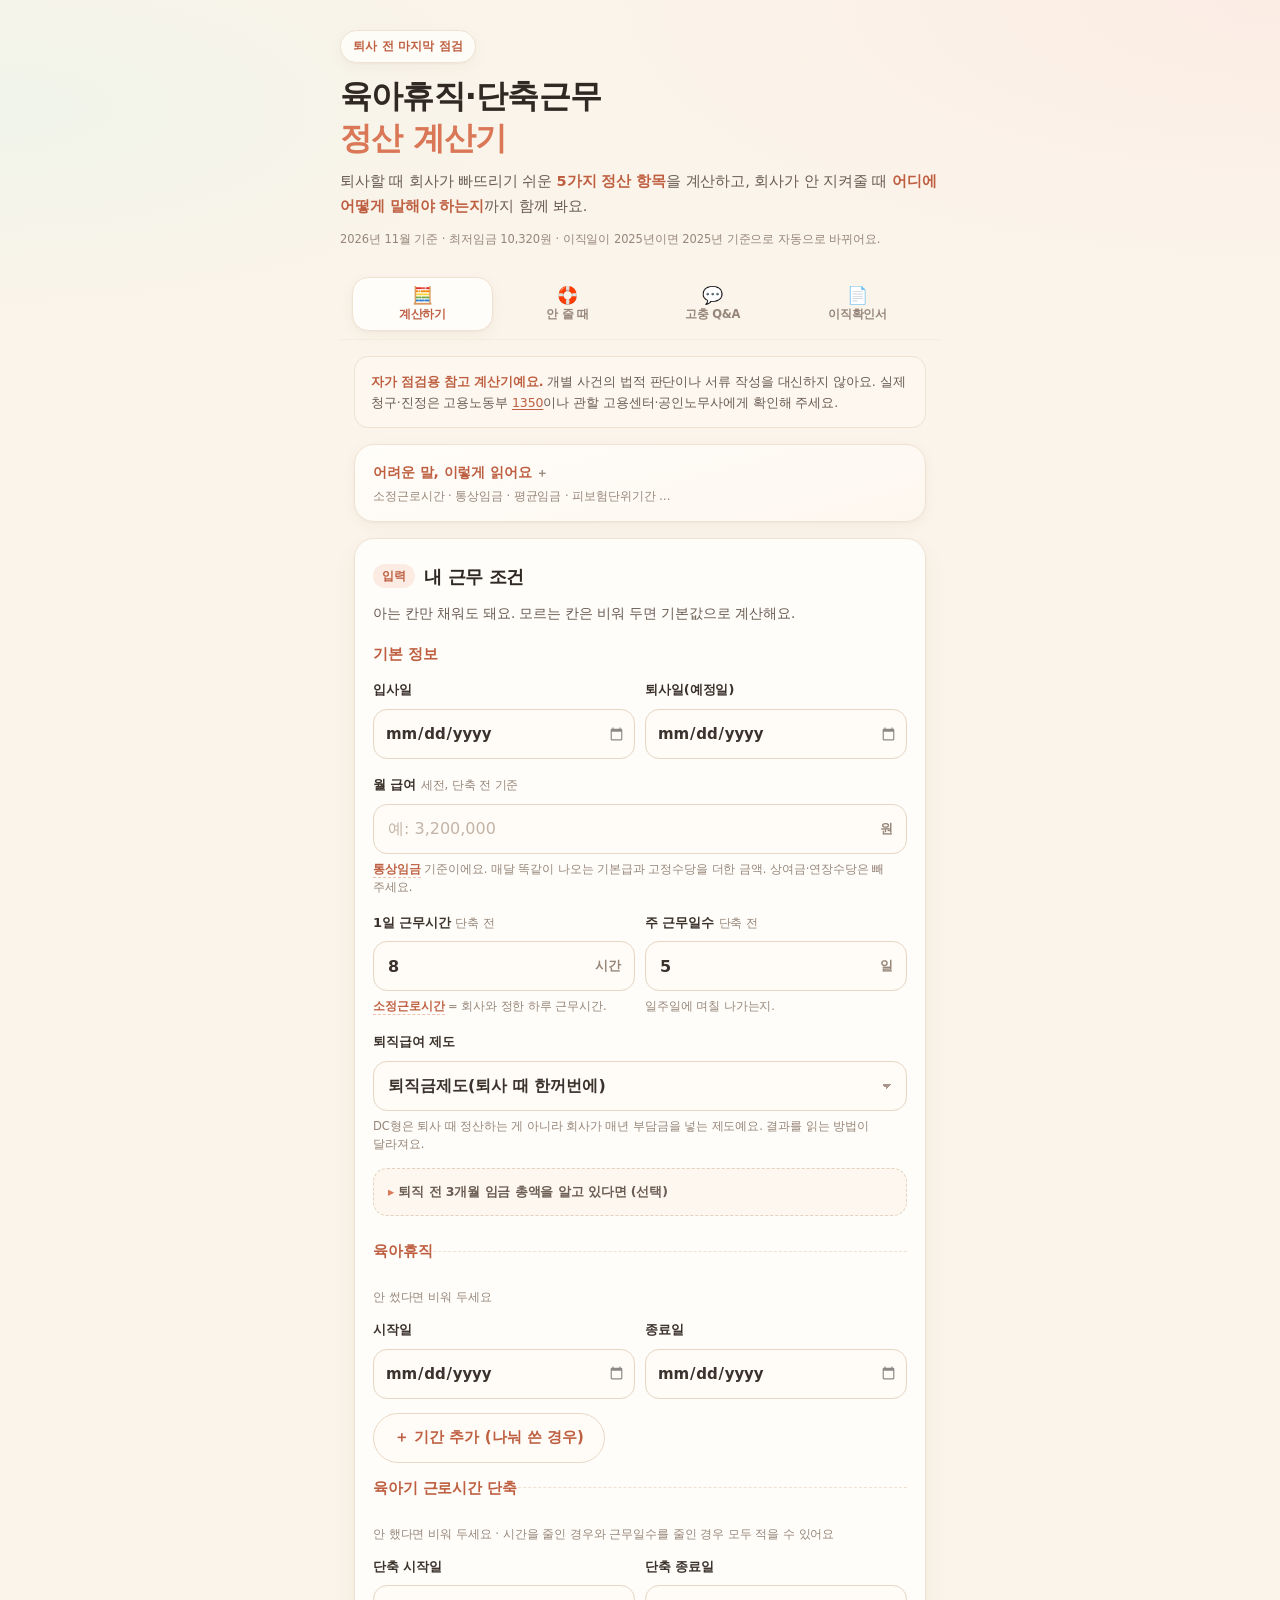
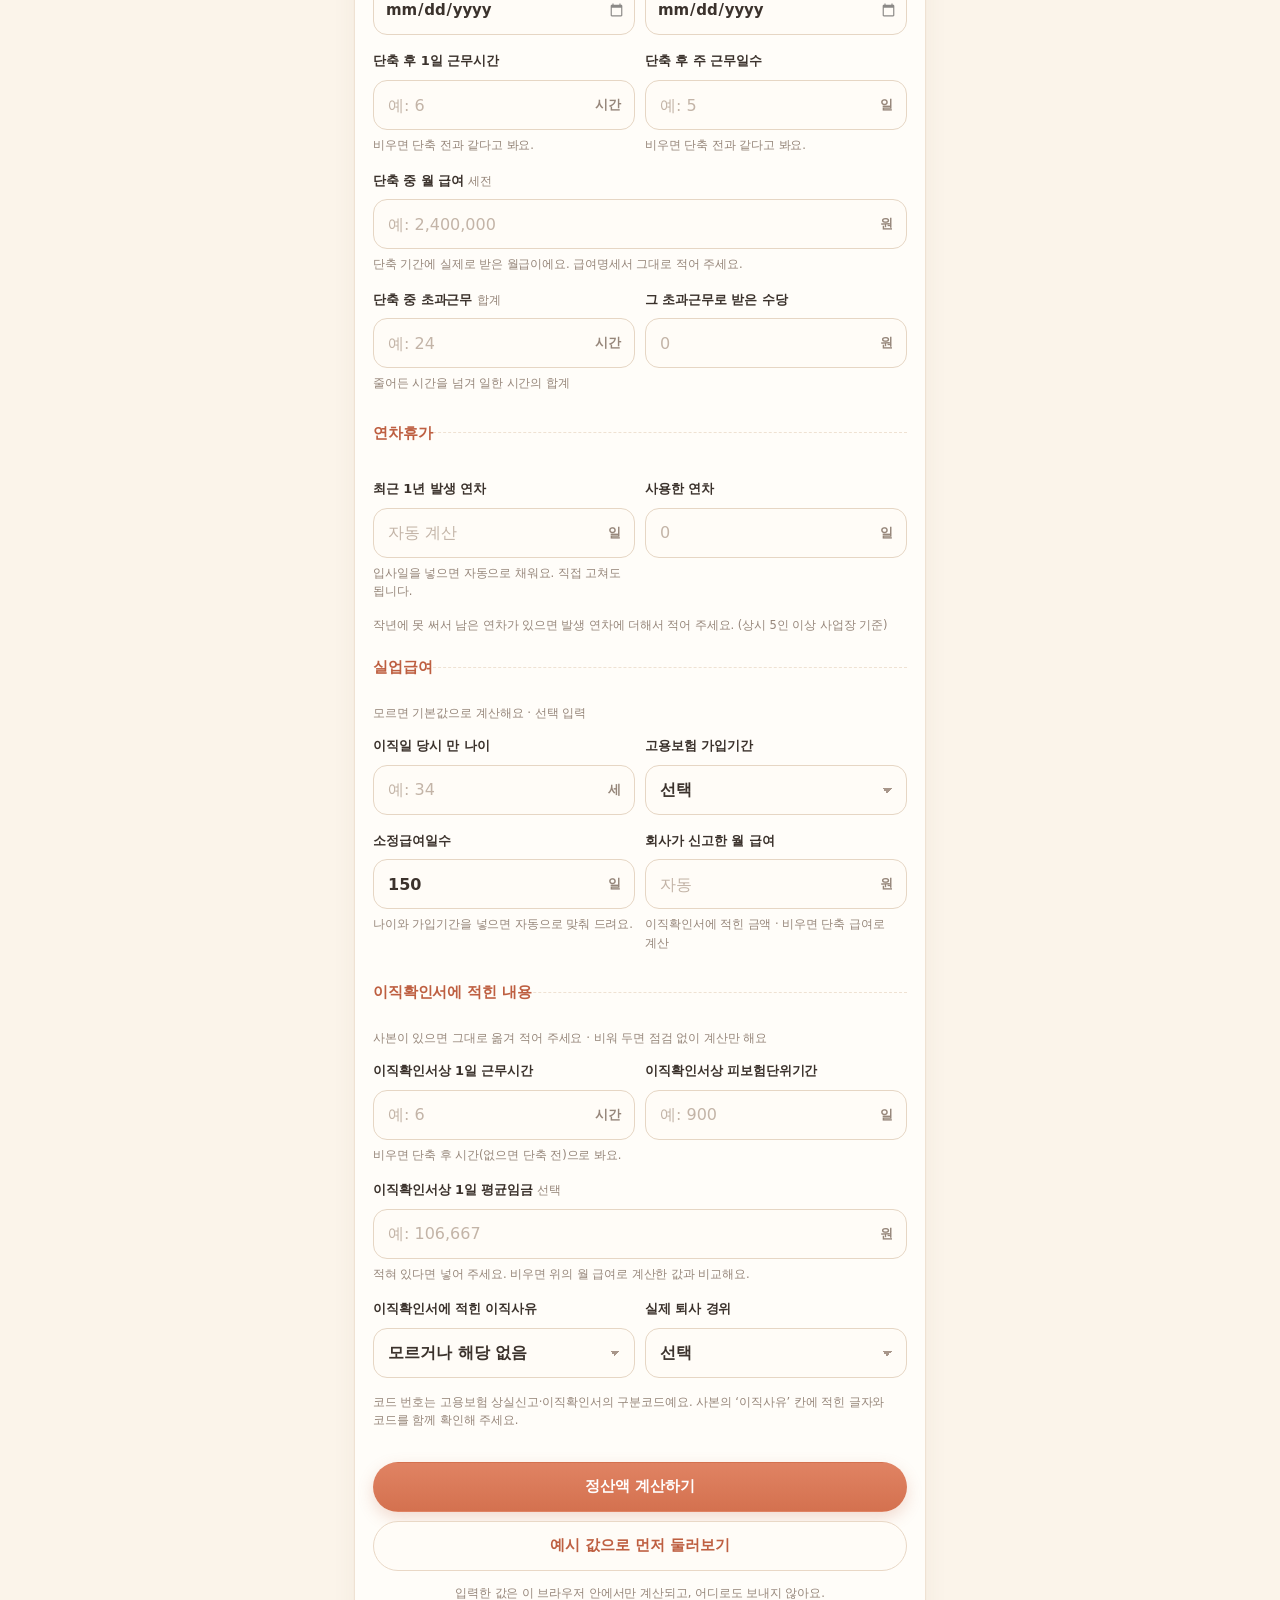
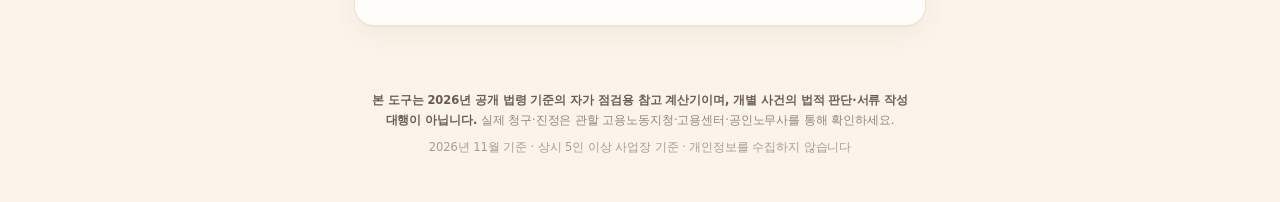
<file: index.html>
<!DOCTYPE html>
<html lang="ko">
<head>
<meta charset="UTF-8">
<meta name="viewport" content="width=device-width, initial-scale=1.0">
<title>육아휴직·단축근무 정산 계산기 | 퇴사 전 5가지 점검과 이직확인서 4칸</title>
<meta name="description" content="육아휴직과 육아기 근로시간 단축을 쓰고 퇴사할 때 연차수당·퇴직금·초과근무수당·실업급여를 계산하고, 이직확인서 4칸을 점검하는 자가 점검용 참고 계산기입니다. 회사가 안 지켜줄 때 대처 순서와 실제 고충 Q&amp;A도 함께 담았습니다.">
<meta name="theme-color" content="#FBF4EA">
<meta property="og:type" content="website">
<meta property="og:title" content="육아휴직·단축근무 정산 계산기">
<meta property="og:description" content="육아휴직·육아기 단축근무를 쓰고 퇴사할 때 놓치기 쉬운 5가지 정산 항목과 이직확인서 4칸, 회사가 안 줄 때 대처 순서까지 한 번에.">
<link rel="icon" href="data:image/svg+xml,%3Csvg xmlns='http://www.w3.org/2000/svg' viewBox='0 0 100 100'%3E%3Ctext y='.9em' font-size='90'%3E%F0%9F%A7%AE%3C/text%3E%3C/svg%3E">
<link rel="stylesheet" href="styles.css">
</head>
<body>

<header class="hero">
  <div class="hero-inner">
    <p class="eyebrow">퇴사 전 마지막 점검</p>
    <h1>육아휴직·단축근무<br><span class="h1-soft">정산 계산기</span></h1>
    <p class="lede">퇴사할 때 회사가 빠뜨리기 쉬운 <strong>5가지 정산 항목</strong>을 계산하고, 회사가 안 지켜줄 때 <strong>어디에 어떻게 말해야 하는지</strong>까지 함께 봐요.</p>
    <p class="hero-note">2026년 11월 기준 · 최저임금 10,320원 · 이직일이 2025년이면 2025년 기준으로 자동으로 바뀌어요.</p>
  </div>
</header>

<nav class="tabbar" role="tablist" aria-label="메뉴">
  <button class="tab is-active" id="tab-calc" role="tab" aria-selected="true" aria-controls="panel-calc" tabindex="0">
    <span class="tab-ico" aria-hidden="true">🧮</span><span class="tab-label">계산하기</span>
  </button>
  <button class="tab" id="tab-help" role="tab" aria-selected="false" aria-controls="panel-help" tabindex="-1">
    <span class="tab-ico" aria-hidden="true">🛟</span><span class="tab-label">안 줄 때</span>
  </button>
  <button class="tab" id="tab-qa" role="tab" aria-selected="false" aria-controls="panel-qa" tabindex="-1">
    <span class="tab-ico" aria-hidden="true">💬</span><span class="tab-label">고충 Q&amp;A</span>
  </button>
  <button class="tab" id="tab-doc" role="tab" aria-selected="false" aria-controls="panel-doc" tabindex="-1">
    <span class="tab-ico" aria-hidden="true">📄</span><span class="tab-label">이직확인서</span>
  </button>
</nav>

<main>

  <!-- ══════════════ 탭 1 · 계산하기 ══════════════ -->
  <section id="panel-calc" class="tabpanel" role="tabpanel" aria-labelledby="tab-calc" tabindex="0">

    <div class="soft-note">
      <p><strong>자가 점검용 참고 계산기예요.</strong> 개별 사건의 법적 판단이나 서류 작성을 대신하지 않아요. 실제 청구·진정은 고용노동부 <a href="tel:1350">1350</a>이나 관할 고용센터·공인노무사에게 확인해 주세요.</p>
    </div>

    <details class="glossary">
      <summary>
        <span class="glossary-title">어려운 말, 이렇게 읽어요</span>
        <span class="glossary-sub">소정근로시간 · 통상임금 · 평균임금 · 피보험단위기간 …</span>
      </summary>
      <dl class="glossary-list">
        <div><dt>소정근로시간</dt><dd>회사와 “하루 이만큼 일하기로” 정한 시간이에요. 실제로 더 일한 연장시간은 빼고 봐요.</dd></div>
        <div><dt>통상임금</dt><dd>매달 정해진 대로 받는 기본급과 고정수당을 시간급으로 환산한 금액. 연차수당·초과수당의 기준이 돼요.</dd></div>
        <div><dt>평균임금</dt><dd>퇴직 전 3개월 동안 받은 임금 총액을 그 기간 날짜 수로 나눈 금액. 퇴직금의 기준이에요.</dd></div>
        <div><dt>평균임금 산정제외기간</dt><dd>육아휴직·단축기간처럼 평균임금 계산에서 빼 주는 기간. 그 기간을 빼고 직전 3개월로 계산해요.</dd></div>
        <div><dt>피보험단위기간</dt><dd>고용보험에서 ‘보수를 받은 날’을 세는 기간. 실업급여를 받으려면 합쳐서 180일 이상이어야 해요.</dd></div>
        <div><dt>기초일액</dt><dd>실업급여 하루치를 계산하는 밑값. 보통 평균임금을 쓰고, 통상임금이 더 크면 통상임금을 써요.</dd></div>
        <div><dt>소정급여일수</dt><dd>실업급여를 받을 수 있는 날 수. 나이와 가입기간에 따라 120~270일이에요.</dd></div>
        <div><dt>이직확인서</dt><dd>회사가 고용센터에 내는 퇴사 확인 서류. 이직사유·피보험단위기간·평균임금·1일 소정근로시간 네 칸이 중요해요.</dd></div>
        <div><dt>간이대지급금</dt><dd>회사가 돈을 줄 수 없을 때 나라(근로복지공단)가 대신 먼저 주는 제도. 나중에 나라가 회사에 받아내요.</dd></div>
        <div><dt>지연이자</dt><dd>돈을 늦게 준 회사에 붙는 이자. 퇴직 후 14일이 지나면 연 20%가 붙어요.</dd></div>
        <div><dt>내용증명</dt><dd>“언제, 누구에게, 무슨 내용을 보냈는지”를 우체국이 증명해 주는 편지. 강제력은 없지만 기록이 남아요.</dd></div>
        <div><dt>진정</dt><dd>노동청에 “조사해서 밀린 돈을 받게 해 달라”고 요청하는 것. 수수료가 없어요.</dd></div>
      </dl>
    </details>

    <section class="panel" id="input-panel" aria-labelledby="input-title">
      <h2 class="section-title" id="input-title"><span class="step">입력</span> 내 근무 조건</h2>
      <p class="panel-lede">아는 칸만 채워도 돼요. 모르는 칸은 비워 두면 기본값으로 계산해요.</p>

      <form id="calc-form" novalidate>

        <fieldset class="fset">
          <legend>기본 정보</legend>

          <div class="grid2">
            <label class="field">
              <span class="label">입사일</span>
              <input type="date" id="hireDate" name="hireDate" required>
            </label>
            <label class="field">
              <span class="label">퇴사일(예정일)</span>
              <input type="date" id="quitDate" name="quitDate" required>
            </label>
          </div>

          <label class="field">
            <span class="label">월 급여 <em>세전, 단축 전 기준</em></span>
            <span class="input-wrap"><input type="text" id="monthlyPay" name="monthlyPay" inputmode="numeric" placeholder="예: 3,200,000" autocomplete="off"><span class="unit">원</span></span>
            <span class="hint"><b class="term">통상임금</b> 기준이에요. 매달 똑같이 나오는 기본급과 고정수당을 더한 금액. 상여금·연장수당은 빼 주세요.</span>
          </label>

          <div class="grid2">
            <label class="field">
              <span class="label">1일 근무시간 <em>단축 전</em></span>
              <span class="input-wrap"><input type="text" id="dailyHours" name="dailyHours" inputmode="numeric" value="8" autocomplete="off"><span class="unit">시간</span></span>
              <span class="hint"><b class="term">소정근로시간</b> = 회사와 정한 하루 근무시간.</span>
            </label>
            <label class="field">
              <span class="label">주 근무일수 <em>단축 전</em></span>
              <span class="input-wrap"><input type="text" id="weekDays" name="weekDays" inputmode="numeric" value="5" autocomplete="off"><span class="unit">일</span></span>
              <span class="hint">일주일에 며칠 나가는지.</span>
            </label>
          </div>

          <label class="field">
            <span class="label">퇴직급여 제도</span>
            <select id="pensionType">
              <option value="severance">퇴직금제도(퇴사 때 한꺼번에)</option>
              <option value="db">확정급여형(DB)</option>
              <option value="dc">확정기여형(DC)</option>
            </select>
            <span class="hint">DC형은 퇴사 때 정산하는 게 아니라 회사가 매년 부담금을 넣는 제도예요. 결과를 읽는 방법이 달라져요.</span>
          </label>

          <details class="advanced">
            <summary>퇴직 전 3개월 임금 총액을 알고 있다면 (선택)</summary>
            <label class="field">
              <span class="label">평균임금 산정기간의 임금 총액 <em>세전</em></span>
              <span class="input-wrap"><input type="text" id="threeMonthTotal" name="threeMonthTotal" inputmode="numeric" placeholder="모르면 비워 두세요" autocomplete="off"><span class="unit">원</span></span>
              <span class="hint">급여명세서 합계예요. 그 3개월에 상여금·연차수당이 있으면 그 금액도 더해 주세요. 비우면 ‘월 급여 × 3개월’로 계산해요.</span>
            </label>
            <p class="hint block">퇴직 전 3개월에 육아휴직·단축기간이 들어 있으면 <b class="term">산정제외</b>라서, 그 기간을 뺀 직전 3개월로 계산해요. 계산 후 화면에 정확한 기간이 나오니 그 기간의 금액을 넣어 주세요.</p>
          </details>
        </fieldset>

        <fieldset class="fset">
          <legend>육아휴직</legend>
          <p class="fset-note">안 썼다면 비워 두세요</p>
          <div id="leave-list">
            <div class="period-row" data-index="0">
              <div class="grid2">
                <label class="field">
                  <span class="label">시작일</span>
                  <input type="date" id="leaveStart-0" class="leave-start" autocomplete="off">
                </label>
                <label class="field">
                  <span class="label">종료일</span>
                  <input type="date" id="leaveEnd-0" class="leave-end" autocomplete="off">
                </label>
              </div>
              <p class="period-note" data-role="leave-length"></p>
            </div>
          </div>
          <button type="button" class="btn-ghost" id="add-leave">＋ 기간 추가 (나눠 쓴 경우)</button>
        </fieldset>

        <fieldset class="fset">
          <legend>육아기 근로시간 단축</legend>
          <p class="fset-note">안 했다면 비워 두세요 · 시간을 줄인 경우와 근무일수를 줄인 경우 모두 적을 수 있어요</p>

          <div class="grid2">
            <label class="field">
              <span class="label">단축 시작일</span>
              <input type="date" id="shiftStart" autocomplete="off">
            </label>
            <label class="field">
              <span class="label">단축 종료일</span>
              <input type="date" id="shiftEnd" autocomplete="off">
            </label>
          </div>

          <div class="grid2">
            <label class="field">
              <span class="label">단축 후 1일 근무시간</span>
              <span class="input-wrap"><input type="text" id="shiftHours" inputmode="numeric" placeholder="예: 6" autocomplete="off"><span class="unit">시간</span></span>
              <span class="hint">비우면 단축 전과 같다고 봐요.</span>
            </label>
            <label class="field">
              <span class="label">단축 후 주 근무일수</span>
              <span class="input-wrap"><input type="text" id="shiftWeekDays" inputmode="numeric" placeholder="예: 5" autocomplete="off"><span class="unit">일</span></span>
              <span class="hint">비우면 단축 전과 같다고 봐요.</span>
            </label>
          </div>

          <label class="field">
            <span class="label">단축 중 월 급여 <em>세전</em></span>
            <span class="input-wrap"><input type="text" id="shiftPay" inputmode="numeric" placeholder="예: 2,400,000" autocomplete="off"><span class="unit">원</span></span>
            <span class="hint">단축 기간에 실제로 받은 월급이에요. 급여명세서 그대로 적어 주세요.</span>
          </label>

          <div class="grid2">
            <label class="field">
              <span class="label">단축 중 초과근무 <em>합계</em></span>
              <span class="input-wrap"><input type="text" id="extraHours" inputmode="numeric" placeholder="예: 24" autocomplete="off"><span class="unit">시간</span></span>
              <span class="hint">줄어든 시간을 넘겨 일한 시간의 합계</span>
            </label>
            <label class="field">
              <span class="label">그 초과근무로 받은 수당</span>
              <span class="input-wrap"><input type="text" id="extraPaid" inputmode="numeric" placeholder="0" autocomplete="off"><span class="unit">원</span></span>
            </label>
          </div>
        </fieldset>

        <fieldset class="fset">
          <legend>연차휴가</legend>

          <div class="grid2">
            <label class="field">
              <span class="label">최근 1년 발생 연차</span>
              <span class="input-wrap"><input type="text" id="annualDays" inputmode="numeric" placeholder="자동 계산" autocomplete="off"><span class="unit">일</span></span>
              <span class="hint" id="annual-hint">입사일을 넣으면 자동으로 채워요. 직접 고쳐도 됩니다.</span>
            </label>
            <label class="field">
              <span class="label">사용한 연차</span>
              <span class="input-wrap"><input type="text" id="annualUsed" inputmode="numeric" placeholder="0" autocomplete="off"><span class="unit">일</span></span>
            </label>
          </div>
          <p class="hint block">작년에 못 써서 남은 연차가 있으면 발생 연차에 더해서 적어 주세요. (상시 5인 이상 사업장 기준)</p>
        </fieldset>

        <fieldset class="fset">
          <legend>실업급여</legend>
          <p class="fset-note">모르면 기본값으로 계산해요 · 선택 입력</p>

          <div class="grid2">
            <label class="field">
              <span class="label">이직일 당시 만 나이</span>
              <span class="input-wrap"><input type="text" id="uiAge" inputmode="numeric" placeholder="예: 34" autocomplete="off"><span class="unit">세</span></span>
            </label>
            <label class="field">
              <span class="label">고용보험 가입기간</span>
              <select id="uiInsured">
                <option value="">선택</option>
                <option value="0">1년 미만</option>
                <option value="1">1년 이상 ~ 3년 미만</option>
                <option value="2">3년 이상 ~ 5년 미만</option>
                <option value="3">5년 이상 ~ 10년 미만</option>
                <option value="4">10년 이상</option>
              </select>
            </label>
          </div>

          <div class="grid2">
            <label class="field">
              <span class="label">소정급여일수</span>
              <span class="input-wrap"><input type="text" id="uiBenefitDays" inputmode="numeric" value="150" autocomplete="off"><span class="unit">일</span></span>
              <span class="hint" id="ui-days-hint">나이와 가입기간을 넣으면 자동으로 맞춰 드려요.</span>
            </label>
            <label class="field">
              <span class="label">회사가 신고한 월 급여</span>
              <span class="input-wrap"><input type="text" id="uiReportedPay" inputmode="numeric" placeholder="자동" autocomplete="off"><span class="unit">원</span></span>
              <span class="hint">이직확인서에 적힌 금액 · 비우면 단축 급여로 계산</span>
            </label>
          </div>
        </fieldset>

        <fieldset class="fset">
          <legend>이직확인서에 적힌 내용</legend>
          <p class="fset-note">사본이 있으면 그대로 옮겨 적어 주세요 · 비워 두면 점검 없이 계산만 해요</p>

          <div class="grid2">
            <label class="field">
              <span class="label">이직확인서상 1일 근무시간</span>
              <span class="input-wrap"><input type="text" id="docDailyHours" inputmode="numeric" placeholder="예: 6" autocomplete="off"><span class="unit">시간</span></span>
              <span class="hint">비우면 단축 후 시간(없으면 단축 전)으로 봐요.</span>
            </label>
            <label class="field">
              <span class="label">이직확인서상 피보험단위기간</span>
              <span class="input-wrap"><input type="text" id="docInsuredDays" inputmode="numeric" placeholder="예: 900" autocomplete="off"><span class="unit">일</span></span>
            </label>
          </div>

          <label class="field">
            <span class="label">이직확인서상 1일 평균임금 <em>선택</em></span>
            <span class="input-wrap"><input type="text" id="docAvgDaily" inputmode="numeric" placeholder="예: 106,667" autocomplete="off"><span class="unit">원</span></span>
            <span class="hint">적혀 있다면 넣어 주세요. 비우면 위의 월 급여로 계산한 값과 비교해요.</span>
          </label>

          <div class="grid2">
            <label class="field">
              <span class="label">이직확인서에 적힌 이직사유</span>
              <select id="docReason">
                <option value="">모르거나 해당 없음</option>
                <option value="11">11 · 개인사정으로 인한 자진퇴사</option>
                <option value="12">12 · 사업장 이전·근로조건 변동·임금체불 등으로 자진퇴사</option>
                <option value="22">22 · 폐업·도산(예정 포함), 공사 중단</option>
                <option value="23">23 · 경영상 필요·회사불황으로 인한 인원감축(해고·권고사직 포함)</option>
                <option value="26">26 · 근로자 귀책사유에 의한 징계해고·권고사직</option>
                <option value="31">31 · 정년</option>
                <option value="32">32 · 계약기간 만료, 공사 종료</option>
                <option value="41">41 · 고용보험 비적용</option>
              </select>
            </label>
            <label class="field">
              <span class="label">실제 퇴사 경위</span>
              <select id="myReason">
                <option value="">선택</option>
                <option value="11">11 · 내가 개인 사정으로 그만둠</option>
                <option value="12">12 · 근로조건 변동·임금체불 등으로 그만둠</option>
                <option value="22">22 · 회사 폐업·도산</option>
                <option value="23">23 · 권고사직·경영상 인원감축</option>
                <option value="26">26 · 내 귀책사유로 징계해고·권고사직</option>
                <option value="31">31 · 정년</option>
                <option value="32">32 · 계약기간 만료</option>
              </select>
            </label>
          </div>
          <p class="hint block">코드 번호는 고용보험 상실신고·이직확인서의 구분코드예요. 사본의 ‘이직사유’ 칸에 적힌 글자와 코드를 함께 확인해 주세요.</p>
        </fieldset>

        <p class="form-error" id="form-error" role="alert" hidden></p>

        <div class="form-actions">
          <button type="submit" class="btn-primary" id="calc-submit">정산액 계산하기</button>
          <button type="button" class="btn-ghost" id="fill-example">예시 값으로 먼저 둘러보기</button>
        </div>
        <p class="privacy">입력한 값은 이 브라우저 안에서만 계산되고, 어디로도 보내지 않아요.</p>
      </form>
    </section>

    <section class="panel results" id="result-panel" aria-labelledby="result-title" hidden>
      <h2 class="section-title" id="result-title" tabindex="-1"><span class="step">결과</span> 예상 정산 내역</h2>

      <div id="warnings" class="warnings" aria-live="polite"></div>
      <div id="summary-line" class="summary-line"></div>
      <p class="basis-line" id="basis-line"></p>

      <div id="cards"></div>

      <div class="total" id="total-block">
        <div class="total-head">
          <span class="total-label">최대 예상 청구액</span>
          <span class="total-sub" id="total-sub"></span>
        </div>
        <p class="total-amount" id="total-amount">0원</p>
        <ul class="total-list" id="total-list"></ul>
        <div class="total-actions">
          <button type="button" class="btn-primary small" id="copy-result">결과 복사</button>
          <button type="button" class="btn-ghost small" id="print-result">인쇄 · PDF 저장</button>
        </div>
        <p class="total-note" id="copy-status" role="status"></p>
      </div>

      <p class="estimate-note">
        회사가 이 항목을 하나도 주지 않았다고 가정한 <strong>최대 추정액</strong>이에요. 이미 받은 항목은 체크를 풀어 주세요.
        실제 금액은 회사 규정·상여금·근무기록에 따라 달라지고, 청구할 때는 계산 근거 자료를 함께 내야 해요.
      </p>

      <div class="next-card">
        <p class="next-title">계산이 이상하거나 회사가 안 줄 때는?</p>
        <p class="next-body">위쪽 <strong>‘안 줄 때’</strong> 탭에서 상황별 순서를, <strong>‘이직확인서’</strong> 탭에서 4칸 점검과 신고처를 볼 수 있어요.</p>
        <button type="button" class="btn-ghost small" data-goto="tab-help">대처법 보기</button>
      </div>
    </section>

  </section>

  <!-- ══════════════ 탭 2 · 안 줄 때 대처법 ══════════════ -->
  <section id="panel-help" class="tabpanel" role="tabpanel" aria-labelledby="tab-help" tabindex="0" hidden>

    <section class="panel">
      <h2 class="section-title"><span class="step sage">순서</span> 회사가 안 지켜줄 때</h2>
      <p class="panel-lede">“나중에 주겠다”는 말만 반복된다면, 감정보다 <strong>순서</strong>가 중요해요. 아래 세 단계만 기억하세요.</p>

      <ol class="flow">
        <li class="flow-item">
          <span class="flow-no">1</span>
          <div class="flow-body">
            <h3>오늘, 기록부터 남겨요</h3>
            <p>급여명세서·통장 내역·근무표·단축 합의서를 사진으로 찍어 두세요. 회사와 주고받은 문자·메신저도 지우지 마세요. 퇴사하면 회사 시스템에 못 들어갈 수 있어요.</p>
          </div>
        </li>
        <li class="flow-item">
          <span class="flow-no">2</span>
          <div class="flow-body">
            <h3>며칠 안에, 글로 요구해요</h3>
            <p>전화로만 말하지 말고 문자·메일·내용증명으로 <strong>금액과 기한</strong>을 적어 요청하세요. “6월분 250만 원, 7월분 250만 원, 합계 500만 원을 12월 10일까지”처럼요.</p>
          </div>
        </li>
        <li class="flow-item">
          <span class="flow-no">3</span>
          <div class="flow-body">
            <h3>그래도 안 되면, 기관에 맡겨요</h3>
            <p>노동포털에 <strong>임금체불 진정</strong>을 내거나, 이직확인서·피보험자격 문제는 <strong>고용센터·근로복지공단</strong>에 확인을 청구하세요. 진정은 무료예요.</p>
          </div>
        </li>
      </ol>
    </section>

    <section class="panel">
      <h2 class="section-title"><span class="step coral">증거</span> 미리 챙겨 둘 것</h2>
      <p class="panel-lede">다 없어도 괜찮아요. 있는 것부터 모으면 돼요. 챙긴 것만 눌러 보세요.</p>

      <ul class="evidence">
        <li><label><input type="checkbox" class="ev"> 근로계약서, 육아기 근로시간 단축 합의서(서면)</label></li>
        <li><label><input type="checkbox" class="ev"> 임금명세서 또는 급여 명세 (최근 3년)</label></li>
        <li><label><input type="checkbox" class="ev"> 급여가 들어온 통장 내역</label></li>
        <li><label><input type="checkbox" class="ev"> 출퇴근 기록, 근무표, 업무 메신저·메일</label></li>
        <li><label><input type="checkbox" class="ev"> 육아휴직 확인서, 단축 확인서</label></li>
        <li><label><input type="checkbox" class="ev"> 연차 발생·사용 대장</label></li>
        <li><label><input type="checkbox" class="ev"> 이직확인서 사본 (고용24에서 확인 가능)</label></li>
        <li><label><input type="checkbox" class="ev"> 퇴사일을 알 수 있는 서류 (사직서, 상실신고 내역)</label></li>
        <li><label><input type="checkbox" class="ev"> “나중에 주겠다”는 문자·녹음, 합의서 사본</label></li>
      </ul>
      <p class="evidence-count" id="evidence-count">0 / 9 챙겼어요</p>
      <p class="hint block">통화 녹음은 내가 직접 한 통화라면 법에 어긋나지 않아요. 대화는 되도록 문자·메신저처럼 기록이 남는 쪽으로 해 보세요.</p>
    </section>

    <section class="panel">
      <h2 class="section-title"><span class="step">상황</span> 내 경우엔 이렇게</h2>
      <p class="panel-lede">자주 나오는 상황 8가지를 순서대로 정리했어요. 내 상황을 눌러 펼쳐 보세요.</p>

      <div class="situations">

        <details class="situation">
          <summary><span class="sit-ico">1</span> 퇴직금·연차수당을 안 줘요</summary>
          <div class="sit-body">
            <ol class="mini-steps">
              <li><strong>금액을 표로 정리하세요.</strong> 항목·기간·금액·계산 근거를 한 장으로 만들면 조사가 빨라져요.</li>
              <li><strong>문자나 내용증명으로 기한을 정해 요구하세요.</strong> 퇴직 후 14일이 지나면 그다음 날부터 연 20% 지연이자가 붙어요.</li>
              <li><strong>노동포털에서 임금체불 진정</strong>을 내세요. 사업장 소재지 관할 고용노동관서가 조사하고, 확인되면 지급 지시가 나가요.</li>
            </ol>
            <p class="sit-note">청구할 수 있는 기간은 3년이에요. 지나면 청구권이 사라지니 미루지 마세요.</p>
            <p class="law-line">근로기준법 제36조 · 제37조 · 제49조</p>
          </div>
        </details>

        <details class="situation">
          <summary><span class="sit-ico">2</span> 이직확인서가 ‘자진퇴사(11)’로 되어 있어요</summary>
          <div class="sit-body">
            <p class="sit-lead">권고사직이었는데 11번으로 신고되면 실업급여가 막혀요. 코드는 ‘서류에 뭐라고 썼는지’가 아니라 <strong>실제 퇴사 경위</strong>로 정해져요.</p>
            <ol class="mini-steps">
              <li>고용24에서 이직확인서 처리 내용을 확인하고 화면을 캡처해 두세요.</li>
              <li>회사에 <strong>서면(메일·내용증명)</strong>으로 정정을 요청하고, 요청한 날짜를 남기세요.</li>
              <li>회사가 응하지 않으면 <strong>관할 고용센터</strong>에 퇴직 경위서와 자료를 내고 소명하세요.</li>
              <li>그래도 다르면 <strong>근로복지공단에 피보험자격 확인청구</strong>(1588-0075)를 하세요.</li>
            </ol>
            <p class="sit-note">사직서에 ‘개인사정’이라고 썼더라도, 권고를 받은 문자·회의 기록·인원감축 공지가 있으면 다퉈 볼 수 있어요.</p>
            <p class="law-line">고용보험법 제17조(피보험자격 확인) · 제87조(심사청구, 90일 이내)</p>
          </div>
        </details>

        <details class="situation">
          <summary><span class="sit-ico">3</span> 단축 후 급여로 퇴직금을 계산한 것 같아요</summary>
          <div class="sit-body">
            <p class="sit-lead">육아기 단축기간은 <strong>평균임금 계산에서 빼는 기간</strong>이에요. 단축 전 3개월 임금으로 계산하는 게 원칙이에요.</p>
            <ol class="mini-steps">
              <li>회사에 퇴직금 계산내역(산정 기간·평균임금)을 요청하세요.</li>
              <li>산정 기간에 단축기간이 들어가 있으면 그 부분을 짚어 정정을 요청하세요.</li>
              <li>차액이 확인되면 진정으로 청구하세요. 이 계산기 ③번 카드가 차액을 보여줘요.</li>
            </ol>
            <p class="sit-note">단축이 끝난 뒤 바로 퇴사해도, 통상임금은 원래 계약의 근무시간을 기준으로 봐요(고용노동부 답변, 2024.8.7).</p>
            <p class="law-line">남녀고용평등법 제19조의3 제4항</p>
          </div>
        </details>

        <details class="situation">
          <summary><span class="sit-ico">4</span> 실업급여가 예상보다 적어요</summary>
          <div class="sit-body">
            <p class="sit-lead">하한액은 ‘이직 전 1일 소정근로시간’에 따라 달라져요. 2026년 기준 8시간이면 66,048원, 6시간이면 49,536원이에요.</p>
            <ol class="mini-steps">
              <li>이직확인서의 ‘1일 소정근로시간’ 칸을 사진으로 남기세요.</li>
              <li>계약상 시간과 다르면 회사에 정정을 요청하세요.</li>
              <li>단축 전 시간으로 인정되는지는 실무가 갈려요. 계산기 ⑤번 카드의 두 금액을 들고 <strong>관할 고용센터</strong>에 물어보세요.</li>
            </ol>
            <p class="law-line">고용보험법 제45조 제4항 · 시행규칙 제91조의2</p>
          </div>
        </details>

        <details class="situation">
          <summary><span class="sit-ico">5</span> “사정이 어려워 나중에 주겠다”고만 해요</summary>
          <div class="sit-body">
            <p class="sit-lead">내가 동의한 합의가 없다면, 회사 사정만으로 지급 기한이 늘어나지 않아요. 일방적으로 미루는 것도 체불이에요.</p>
            <ol class="mini-steps">
              <li>“언제까지, 얼마를” 문자로 확정하세요. 막연한 약속은 기록이 안 돼요.</li>
              <li>기한을 넘기면 내용증명을 보내고, 그다음 날 진정을 검토하세요.</li>
              <li>회사가 돈이 없다면 <strong>간이대지급금</strong>을 함께 알아보세요. 진정 기한이 따로 있어요.</li>
            </ol>
            <p class="sit-note">기다리는 동안에도 증거 수집은 계속하세요. 시간이 지나면 자료가 사라지고 회사 자금 사정도 나빠져요.</p>
          </div>
        </details>

        <details class="situation">
          <summary><span class="sit-ico">6</span> 합의서·사직서에 서명하라고 해요</summary>
          <div class="sit-body">
            <p class="sit-lead">돈을 다 받기 전에 “모든 임금을 지급받았고, 향후 이의를 제기하지 않는다”는 문구에 서명하면 나중에 청구가 어려워져요.</p>
            <ol class="mini-steps">
              <li>서명 전에 금액을 내역과 하나씩 대조하세요.</li>
              <li>일부만 받는다면 “일부 지급”이라고 적고, 남은 금액 청구권은 포기하지 않는다는 문구를 넣으세요.</li>
              <li>분할로 받기로 했다면 “기한을 어기면 남은 금액을 한꺼번에 지급한다”는 조항을 넣으세요.</li>
            </ol>
            <p class="sit-note">서명하기 전 사진으로 남겨 두면, 나중에 내용을 확인할 수 있어요.</p>
          </div>
        </details>

        <details class="situation">
          <summary><span class="sit-ico">7</span> 육아휴직·단축을 이유로 불리하게 대해요</summary>
          <div class="sit-body">
            <p class="sit-lead">육아휴직이나 단축을 썼다는 이유로 해고·강등·평가 불이익을 주는 것은 법으로 금지돼 있어요.</p>
            <ol class="mini-steps">
              <li>인사발령·평가·업무 배치가 달라진 시점과 내용을 날짜순으로 적어 두세요.</li>
              <li>퇴사를 종용받았다면 그 대화를 문자·메신저로 남기고, 가능하면 녹음하세요.</li>
              <li>관할 고용노동지청에 진정하거나, 지역 <strong>직장맘지원센터</strong>의 무료 노무 상담을 받아 보세요.</li>
            </ol>
            <p class="law-line">남녀고용평등법 제19조 제4항 · 제19조의3 제1항</p>
          </div>
        </details>

        <details class="situation">
          <summary><span class="sit-ico">8</span> 회사가 폐업했거나 돈이 없대요</summary>
          <div class="sit-body">
            <p class="sit-lead">회사 대신 나라가 먼저 주는 <strong>간이대지급금</strong> 제도가 있어요. 다만 기한이 세 개라 순서를 지켜야 해요.</p>
            <ol class="mini-steps">
              <li>퇴직한 날의 <strong>다음 날부터 1년 안에</strong> 임금체불 진정을 내세요.</li>
              <li>진정 뒤 받은 <strong>‘체불 임금등·사업주 확인서’가 처음 나온 날부터 6개월 안에</strong> 근로복지공단에 청구하세요.</li>
              <li>한도는 임금 700만 원 + 퇴직급여 700만 원, 합계 1,000만 원까지예요.</li>
            </ol>
            <p class="sit-note">회사가 퇴직일까지 6개월 이상 사업을 했어야 하는 조건도 있어요. 청구 전에 1588-0075로 확인하세요.</p>
            <p class="law-line">임금채권보장법 제7조 · 시행령 제7조·제8조·제9조</p>
          </div>
        </details>

      </div>
    </section>

    <section class="panel">
      <h2 class="section-title"><span class="step warm">요구</span> 문자로 보낼 문장 예시</h2>
      <p class="panel-lede">그대로 보내도 되고, 금액과 날짜만 바꿔 쓰세요. 감정적인 말은 빼는 게 좋아요.</p>
      <div class="template-box">
        <p class="template-text" id="template-text">안녕하세요, ○○○입니다.
2025년 3월 2일부터 2026년 9월 30일까지 근무하고 퇴사했습니다.
퇴직금과 미사용 연차수당 합계 ○○원을 아직 받지 못했습니다.
2026년 12월 10일까지 아래 계좌로 지급해 주시기 바랍니다.
기한까지 지급되지 않으면 관할 고용노동관서에 진정을 제기하겠습니다.
계좌: ○은행 ○○○-○○○-○○○○○○</p>
        <button type="button" class="btn-ghost small" id="copy-template">문장 복사</button>
        <p class="copy-status" id="template-status" role="status"></p>
      </div>
      <p class="hint block">더 힘을 실어야 할 때는 우체국(epost.go.kr)에서 <b class="term">내용증명</b>으로 보내세요. 배달증명을 함께 넣으면 언제 도착했는지도 남아요.</p>
    </section>

    <section class="panel">
      <h2 class="section-title"><span class="step">숫자</span> 알아 두면 힘이 되는 기준</h2>
      <div class="facts">
        <p><strong>퇴직 후 14일</strong> 안에 임금·퇴직금을 줘야 해요. 지나면 <strong>연 20% 지연이자</strong>를 청구할 수 있어요. <span class="law">근로기준법 제36조·제37조</span></p>
        <p><strong>임금 청구권은 3년</strong>이에요. 급여 지급일부터 3년이 지나면 청구할 수 없어요. <span class="law">근로기준법 제49조</span></p>
        <p><strong>2026년 10월 8일부터</strong> 임금·수당 체불은 <strong>5년 이하 징역 또는 5천만 원 이하 벌금</strong>이에요. <span class="law">근로기준법 제107조</span></p>
        <p><strong>퇴직금 체불은 별도 법률</strong>이에요. <strong>2026년 9월 18일부터</strong> 5년 이하 징역 또는 5천만 원 이하 벌금이고, 조문도 제43조로 옮겨졌어요. <span class="law">근로자퇴직급여 보장법 제43조</span></p>
        <p>진정은 <strong>수수료가 없고</strong>, 처리 기간은 원칙적으로 <strong>25일</strong>(토요일·공휴일 제외)이에요. 사안에 따라 늘어날 수 있어요.</p>
      </div>
    </section>

  </section>

  <!-- ══════════════ 탭 3 · 고충 Q&A ══════════════ -->
  <section id="panel-qa" class="tabpanel" role="tabpanel" aria-labelledby="tab-qa" tabindex="0" hidden>

    <section class="panel">
      <h2 class="section-title"><span class="step coral">Q&amp;A</span> 사람들이 많이 막히는 곳</h2>
      <p class="panel-lede">실제 상담·판례·고용노동부 답변에서 자주 나오는 순서로 10개를 골랐어요. 내 상황과 비슷한 질문을 눌러 보세요.</p>

      <div class="qa-list">

        <details class="qa">
          <summary><span class="q">Q1</span> 육아휴직 쓰고 복직 2주 만에 그만뒀는데, “휴직했으니 연차 없다”고 해요.</summary>
          <div class="qa-body">
            <p>2018년 5월 29일 이후에 시작한 육아휴직 기간은 <strong>연차 계산에서 ‘출근한 날’로 봐요</strong>. 휴직했다고 연차가 사라지지 않아요.</p>
            <p>실제로 육아휴직 후 퇴사한 직원의 연차수당 157만 원을 주지 않은 회사 대표가 벌금 100만 원을 선고받은 사례가 있어요(수원지법 안양지원, 2026년 4월 보도). 법원은 “육아휴직 기간을 출근으로 봐야 한다”고 판단했어요.</p>
            <ul class="qa-list-ul">
              <li>먼저 ‘계산하기’ 탭에서 미사용 연차수당이 얼마인지 확인하세요.</li>
              <li>급여명세서와 연차 사용 내역을 챙기고, 문자로 지급을 요청하세요.</li>
              <li>퇴직 후 14일이 지나도 안 주면 노동포털에 진정을 내세요.</li>
            </ul>
            <p class="law-line">근로기준법 제60조 제6항 제3호</p>
          </div>
        </details>

        <details class="qa">
          <summary><span class="q">Q2</span> 단축근무 중에 퇴사했는데, 퇴직금이 단축 후 월급으로 계산된 것 같아요.</summary>
          <div class="qa-body">
            <p>육아기 근로시간 단축기간은 <strong>평균임금 산정기간에서 빼요</strong>. 그래서 단축 전 3개월 임금으로 퇴직금을 계산하는 게 원칙이에요.</p>
            <p>단축이 끝나자마자 퇴사해도 통상임금은 원래 계약의 근무시간을 기준으로 봐요(고용노동부 답변, 2024.8.7). 이 부분을 놓치는 회사가 많아요.</p>
            <ul class="qa-list-ul">
              <li>회사에 퇴직금 계산내역(산정 기간, 평균임금)을 요청하세요.</li>
              <li>산정 기간에 단축기간이 들어 있으면 근거를 들어 정정을 요청하세요.</li>
              <li>차액이 크면 진정으로 청구하세요. 3년 안에 하면 돼요.</li>
            </ul>
            <p class="law-line">남녀고용평등법 제19조의3 제4항 · 근로기준법 제2조</p>
          </div>
        </details>

        <details class="qa">
          <summary><span class="q">Q3</span> 권고사직이었는데 이직확인서에 11번(자진퇴사)으로 되어 있어요.</summary>
          <div class="qa-body">
            <p>이직사유는 서류에 적힌 글자가 아니라 <strong>실제로 어떤 일이 있었는지</strong>로 판단해요. 사직서에 ‘개인사정’이라고 썼더라도, 회사가 먼저 나가라고 한 정황이 있으면 다퉈 볼 수 있어요.</p>
            <p>고용보험심사위원회에서도 사업장 사정과 사용자의 권유를 종합해 “자진 이직으로 보기 어렵다”며 수급자격 불인정 처분을 취소한 사례가 있어요(2023재결 제44호).</p>
            <ul class="qa-list-ul">
              <li>고용24에서 이직확인서 내용을 캡처해 두세요.</li>
              <li>회사에 서면으로 정정 요청 → 고용센터 소명 → 근로복지공단 확인청구 순서로 가세요.</li>
              <li>수급자격이 불인정되면 결정서를 받은 날부터 90일 안에 심사청구를 할 수 있어요.</li>
            </ul>
            <p class="law-line">고용보험법 제17조 · 제87조</p>
          </div>
        </details>

        <details class="qa">
          <summary><span class="q">Q4</span> 단축해서 6시간인데, 실업급여가 8시간 기준보다 적어요.</summary>
          <div class="qa-body">
            <p>실업급여 하한액은 <strong>이직 전 1일 소정근로시간</strong>에 최저임금의 80%를 곱해서 정해요. 2026년 기준으로 8시간이면 66,048원, 6시간이면 49,536원이에요.</p>
            <p>그래서 이직확인서에 6시간으로 적히면 하한도 6시간 기준이 돼요. 다만 단축근무자가 불이익을 받지 않도록 <strong>단축 전 시간</strong>을 봐야 한다는 해석도 있어서, 실무가 갈리는 지점이에요.</p>
            <ul class="qa-list-ul">
              <li>계산기 ⑤번 카드에서 ‘신고된 대로’와 ‘단축 전 기준’ 두 금액을 나란히 확인하세요.</li>
              <li>그 두 숫자를 들고 관할 고용센터 수급자격 담당자에게 물어보세요.</li>
              <li>확인서의 시간이 계약과 다르면 회사에 정정을 요청하세요.</li>
            </ul>
            <p class="law-line">고용보험법 제45조 제4항 · 시행규칙 제91조의2</p>
          </div>
        </details>

        <details class="qa">
          <summary><span class="q">Q5</span> 회사가 “경영이 어려워 나중에 주겠다”고만 해요. 기다려야 하나요?</summary>
          <div class="qa-body">
            <p>기다릴 필요는 없어요. 회사 사정은 지급 기한을 자동으로 늘려주지 않아요. <strong>내가 동의한 합의</strong>가 있어야 미룰 수 있어요.</p>
            <p>“다음 달에 꼭 준다”는 말만 반복된다면, 그동안 대화 기록을 남기고 기한을 정해 요구하세요. 사장이 체불 사실을 인정한 문자는 나중에 중요한 증거가 돼요.</p>
            <ul class="qa-list-ul">
              <li>“언제까지, 얼마를” 문자로 확정하세요.</li>
              <li>기한을 넘기면 내용증명을 보내고 진정을 검토하세요.</li>
              <li>돈이 없다고 하면 간이대지급금 기한(진정 1년, 청구 6개월)을 확인하세요.</li>
            </ul>
            <p class="law-line">근로기준법 제36조 · 임금채권보장법 시행령 제7조</p>
          </div>
        </details>

        <details class="qa">
          <summary><span class="q">Q6</span> 퇴직금 계산서를 달라니까 안 준다고 해요. 못 받나요?</summary>
          <div class="qa-body">
            <p>퇴직금 계산내역서는 임금명세서처럼 <strong>반드시 내줘야 하는 서류는 아니에요</strong>. 그래서 안 준다고 바로 법 위반은 아니에요.</p>
            <p>그래도 요청은 해 보세요. 실제 분쟁이 되면 노동청이 회사에 계산 근거를 요구해요. 매달 받는 <strong>임금명세서</strong>는 교부 의무가 있고, 안 주면 과태료 대상이에요.</p>
            <ul class="qa-list-ul">
              <li>급여명세서가 없다면 통장 입금 내역으로 대신하세요.</li>
              <li>계산이 이상하다면 진정을 내고, 그 과정에서 산정 내역을 확인하세요.</li>
              <li>퇴직 후에도 사용기간·업무·임금에 관한 증명서는 청구할 수 있어요.</li>
            </ul>
            <p class="law-line">근로기준법 제48조 · 제39조</p>
          </div>
        </details>

        <details class="qa">
          <summary><span class="q">Q7</span> 육아휴직·단축을 썼다고 평가나 배치에서 불리하게 대해요.</summary>
          <div class="qa-body">
            <p>육아휴직을 이유로 해고하거나 불리하게 대우하는 것은 법으로 금지돼 있어요. 단축근무도 마찬가지로, 근무시간에 비례한 임금 조정 외에 불리하게 할 수 없어요.</p>
            <p>“육아휴직을 쓰면 승진이 늦다”, “단축하면 중요한 일은 못 맡긴다”는 식의 말도 기록으로 남겨 두면 도움이 돼요.</p>
            <ul class="qa-list-ul">
              <li>인사발령·평가·업무 변경을 날짜순으로 정리하세요.</li>
              <li>퇴사 종용이나 불이익 발언은 문자로 남기거나 녹음하세요.</li>
              <li>관할 고용노동지청 진정, 또는 지역 직장맘지원센터의 무료 상담을 이용하세요.</li>
            </ul>
            <p class="law-line">남녀고용평등법 제19조 제4항 · 제19조의3 제1항</p>
          </div>
        </details>

        <details class="qa">
          <summary><span class="q">Q8</span> 회사가 폐업했어요. 밀린 돈 받을 수 있나요?</summary>
          <div class="qa-body">
            <p>회사가 돈을 줄 수 없을 때는 <strong>간이대지급금</strong>으로 나라가 먼저 일부를 줘요. 다만 기한이 세 개라 순서가 중요해요.</p>
            <ul class="qa-list-ul">
              <li>퇴직한 날의 다음 날부터 <strong>1년 안에</strong> 임금체불 진정을 내세요.</li>
              <li>‘체불 임금등·사업주 확인서’가 처음 나온 날부터 <strong>6개월 안에</strong> 근로복지공단에 청구하세요.</li>
              <li>한도는 임금 700만 원 + 퇴직급여 700만 원, 합계 1,000만 원이에요.</li>
              <li>회사가 퇴직일까지 6개월 이상 사업을 했어야 해요.</li>
            </ul>
            <p class="qa-note">최종 3개월 월평균 임금이 400만 원 미만이면 대한법률구조공단(132)의 무료 소송 지원도 알아보세요.</p>
            <p class="law-line">임금채권보장법 제7조 · 시행령 제9조</p>
          </div>
        </details>

        <details class="qa">
          <summary><span class="q">Q9</span> 실업급여 신청을 늦게 하면 어떻게 되나요?</summary>
          <div class="qa-body">
            <p>실업급여를 받을 수 있는 기간은 <strong>이직일 다음 날부터 12개월</strong>이에요. 신청한 날부터 새로 시작되는 게 아니라서, 늦게 신청하면 남은 기간이 그만큼 줄어요.</p>
            <p>소정급여일수가 남아 있어도 12개월이 지나면 더 받을 수 없어요. 신청하면 7일은 대기기간으로 급여가 나오지 않아요.</p>
            <ul class="qa-list-ul">
              <li>이직하면 되도록 빨리 고용24 또는 관할 고용센터에서 신청하세요.</li>
              <li>회사가 이직확인서를 안 내면 고용센터에 요청하세요. 10일 넘게 미루면 과태료 대상이에요.</li>
              <li>임신·출산·육아로 당장 일할 수 없다면 수급기간 연장을 신고할 수 있어요.</li>
            </ul>
            <p class="law-line">고용보험법 제48조 · 제49조</p>
          </div>
        </details>

        <details class="qa">
          <summary><span class="q">Q10</span> 합의서에 “향후 이의를 제기하지 않는다”고 써 있는데, 서명해도 되나요?</summary>
          <div class="qa-body">
            <p>받을 돈을 <strong>다 받은 뒤</strong>라면 서명할 수 있어요. 문제는 <strong>일부만 받고</strong> 포기 문구에 서명하는 경우예요. 나중에 남은 돈을 청구하기 어려워질 수 있어요.</p>
            <ul class="qa-list-ul">
              <li>서명 전에 받은 금액과 받아야 할 금액을 하나씩 대조하세요.</li>
              <li>일부 지급이라면 “일부 지급”임을 적고, 잔여 청구권은 포기하지 않는다는 문구를 넣으세요.</li>
              <li>분할 합의는 “기한을 어기면 남은 금액을 즉시 지급” 조항을 넣으세요.</li>
              <li>서명 전 서류는 사진으로 남겨 두세요.</li>
            </ul>
            <p class="qa-note">금액이 크거나 다툼이 있으면 서명 전에 1350이나 공인노무사 상담을 받아 보세요.</p>
          </div>
        </details>

      </div>

      <div class="soft-note">
        <p>여기 정리한 내용은 일반적인 안내예요. 내 사건의 결론은 근무 기록과 회사 자료에 따라 달라질 수 있어요.</p>
      </div>
    </section>

  </section>

  <!-- ══════════════ 탭 4 · 이직확인서·신고처 ══════════════ -->
  <section id="panel-doc" class="tabpanel" role="tabpanel" aria-labelledby="tab-doc" tabindex="0" hidden>

    <section class="panel" id="doc-check" aria-labelledby="doc-title" hidden>
      <h2 class="section-title" id="doc-title"><span class="step">점검</span> 이직확인서 4칸</h2>

      <p class="checklist-lede">
        이직확인서는 회사가 고용센터에 내는 서류예요. 여기 적힌 <strong>네 가지</strong>가 실업급여를 좌우해요.
        ① 이직사유 ② 피보험단위기간 ③ 평균임금 ④ 1일 소정근로시간 — 사본을 받아 한 칸씩 대조해 보세요.
      </p>

      <p class="doc-verdict" id="doc-verdict"></p>
      <ul class="check-list" id="doc-items"></ul>

      <h3 class="sub-title">틀렸다면 이 순서로 정정하세요</h3>
      <ol class="steps">
        <li><strong>회사 담당자에게 정정 요청</strong> — 사본에 근거자료(급여명세서·단축 합의서·권고사직 관련 메일)를 붙여 서면이나 메일로 요청하고, 요청한 날짜를 남겨 두세요. 이직확인서 발급·제출은 회사의 의무이고, 정당한 요청을 10일 넘게 미루면 과태료가 붙을 수 있어요.</li>
        <li><strong>관할 고용센터에 처리 확인</strong> — 회사가 응하지 않으면 고용24 또는 1350으로 관할 고용센터에 이직확인서 처리를 확인해 달라고 요청하세요.</li>
        <li><strong>근로복지공단에 피보험자격 확인청구</strong> — 이직사유·기간·소정근로시간이 사실과 다르면 근로복지공단(1588-0075)에 피보험자격 확인을 청구할 수 있어요. <span class="law">고용보험법 제17조</span></li>
        <li><strong>결정에 이의가 있으면 심사청구</strong> — 고용센터의 수급자격 결정에 이의가 있으면 결정서를 받은 날부터 90일 안에 심사청구를 할 수 있어요. <span class="law">고용보험법 제87조</span></li>
      </ol>
      <p class="hint block">회사가 이직확인서를 사실과 다르게 적어 실업급여를 부정하게 받으면 회사도 책임을 질 수 있어요. 이직확인서를 거짓으로 작성하면 최대 300만 원의 과태료가 붙어요.</p>
    </section>

    <section class="panel" id="doc-before" aria-labelledby="doc-before-title">
      <h2 class="section-title" id="doc-before-title"><span class="step">준비</span> 4칸 점검은 이렇게</h2>
      <p class="panel-lede">먼저 ‘계산하기’ 탭에서 입사일·퇴사일·급여와 이직확인서 사본 내용을 넣고 계산하면, 이 화면에 칸별 점검 결과가 채워져요.</p>
      <ol class="steps">
        <li><strong>고용24에서 확인</strong> — 로그인 후 ‘내 보험가입 이력’에서 이직확인서 처리 내용을 봐요.</li>
        <li><strong>사본과 대조</strong> — 이직사유 코드, 피보험단위기간, 평균임금, 1일 소정근로시간을 하나씩 비교해요.</li>
        <li><strong>다르면 정정</strong> — 회사 → 고용센터 → 근로복지공단 순서로 요청해요.</li>
      </ol>
      <button type="button" class="btn-primary small" data-goto="tab-calc">계산하기 탭으로 가기</button>
    </section>

    <section class="panel" id="apply" aria-labelledby="apply-title">
      <h2 class="section-title" id="apply-title"><span class="step">안내</span> 신청 방법과 담당 안내처</h2>

      <h3 class="sub-title">① 실업급여(구직급여)</h3>
      <div class="facts">
        <p><strong>1일 지급액 기준</strong> — 2026년 이직자: 상한 <strong>68,100원</strong> / 하한 <strong>66,048원</strong> · 2025년 이직자: 상한 <strong>66,000원</strong> / 하한 <strong>64,192원</strong> (1일 8시간 기준, 하한은 소정근로시간에 비례). 이 화면은 이직일이 속한 해의 기준을 자동으로 적용해요.</p>
      </div>
      <ul class="plain-list">
        <li>이직일 다음 날부터 <strong>12개월</strong>이 지나면 남은 일수가 있어도 받을 수 없어요. 되도록 빨리 신청하세요.</li>
        <li><strong>고용24</strong> 온라인 신청 또는 <strong>거주지 관할 고용센터</strong> 방문. 신분증과 본인 명의 계좌가 필요하고, 이직확인서는 회사가 고용센터에 제출해요.</li>
        <li>수급자격을 인정받으면 4주마다 실업인정을 받아야 급여가 나와요.</li>
      </ul>

      <h3 class="sub-title">② 밀린 임금·퇴직금 진정</h3>
      <ul class="plain-list">
        <li><strong>노동포털</strong> → 민원신청 → 근로기준 분야 민원신청 → ‘진정서(임금체불, 기타 근로기준 분야)’. 진정은 무료예요.</li>
        <li>사업장 소재지 관할 고용노동관서를 방문해 상담 후 접수할 수도 있어요.</li>
      </ul>

      <h3 class="sub-title">③ 회사가 돈을 줄 수 없을 때(간이대지급금)</h3>
      <ul class="plain-list">
        <li>퇴직한 날의 <strong>다음 날부터 1년 안에</strong> 임금체불 진정을 내야 해요.</li>
        <li>진정 뒤 받은 <strong>체불 임금등·사업주 확인서가 처음 발급된 날부터 6개월 안에</strong> 근로복지공단에 청구해요.</li>
        <li>최종 3개월분 임금 <strong>700만 원</strong> + 최종 3년분 퇴직급여 <strong>700만 원</strong>, 합계 <strong>1,000만 원</strong>까지.</li>
        <li>회사가 산재보험 적용 대상이면서 내가 퇴직한 날까지 <strong>6개월 이상</strong> 사업을 했어야 해요.</li>
      </ul>

      <div class="agencies">
        <a class="agency" href="tel:1350">
          <span class="agency-name">고용노동부 고객상담센터</span>
          <span class="agency-num">1350 (국번 없이)</span>
          <span class="agency-desc">평일 09~18시 · 수급자격·이직확인서·임금체불 상담</span>
        </a>
        <a class="agency" href="https://www.work24.go.kr/cm/c/d/0190/retrieveInstSrchLst.do" target="_blank" rel="noopener">
          <span class="agency-name">고용24 — 가까운 고용센터 찾기</span>
          <span class="agency-num">work24.go.kr</span>
          <span class="agency-desc">내 주소지 관할 고용센터와 연락처 확인</span>
        </a>
        <a class="agency" href="https://labor.moel.go.kr" target="_blank" rel="noopener">
          <span class="agency-name">고용노동부 노동포털</span>
          <span class="agency-num">labor.moel.go.kr</span>
          <span class="agency-desc">임금체불·퇴직금 진정 온라인 접수</span>
        </a>
        <a class="agency" href="https://www.kcomwel.or.kr" target="_blank" rel="noopener">
          <span class="agency-name">근로복지공단</span>
          <span class="agency-num">1588-0075</span>
          <span class="agency-desc">간이대지급금·피보험자격 확인 문의</span>
        </a>
        <a class="agency" href="https://www.klac.or.kr" target="_blank" rel="noopener">
          <span class="agency-name">대한법률구조공단</span>
          <span class="agency-num">132 (국번 없이)</span>
          <span class="agency-desc">최종 3개월 월평균 임금 400만 원 미만이면 무료 소송 지원</span>
        </a>
        <div class="agency">
          <span class="agency-name">직장맘지원센터</span>
          <span class="agency-num">지역별 운영 · 무료 노무 상담</span>
          <span class="agency-desc">육아휴직·단축·임금 문제를 공인노무사가 상담해 줘요. ‘직장맘지원센터’로 검색해 가까운 곳을 찾아보세요.</span>
        </div>
        <div class="agency">
          <span class="agency-name">공인노무사 상담</span>
          <span class="agency-num">1350에서 지역 상담처 안내</span>
          <span class="agency-desc">금액이 크거나 다툼이 있으면 1회 감수를 받아 보세요</span>
        </div>
      </div>
    </section>

    <section class="panel links" aria-labelledby="links-title">
      <h2 class="section-title" id="links-title">더 확인해 보세요</h2>

      <a class="link-card primary-link" href="https://moagool-momlab-kr.deed.page/?tab=benefits" target="_blank" rel="noopener">
        <span class="link-emoji" aria-hidden="true">💰</span>
        <span class="link-text">
          <strong>2026 육아·생활 지원금 한눈에 보기</strong>
          <span>출산·육아 지원금과 감면 혜택을 조건별로 확인</span>
        </span>
        <span class="link-arrow" aria-hidden="true">›</span>
      </a>

      <a class="link-card" href="https://www.work24.go.kr" target="_blank" rel="noopener">
        <span class="link-emoji" aria-hidden="true">🧾</span>
        <span class="link-text">
          <strong>고용24 실업급여 모의계산</strong>
          <span>내 이직확인서 기준 예상 수급액 확인</span>
        </span>
        <span class="link-arrow" aria-hidden="true">›</span>
      </a>

      <a class="link-card" href="https://www.easylaw.go.kr" target="_blank" rel="noopener">
        <span class="link-emoji" aria-hidden="true">📖</span>
        <span class="link-text">
          <strong>찾기쉬운 생활법령정보</strong>
          <span>육아휴직·근로시간 단축 제도 원문 안내</span>
        </span>
        <span class="link-arrow" aria-hidden="true">›</span>
      </a>

      <!-- SLOT: 크몽·가이드북 링크를 넣을 자리 (링크가 생기면 hidden만 지우면 됩니다) -->
      <div class="link-slot" id="link-slot-guide" hidden>
        <a class="link-card" id="link-guide" href="#" target="_blank" rel="noopener">
          <span class="link-emoji" aria-hidden="true">📘</span>
          <span class="link-text">
            <strong>퇴사 정산 가이드북</strong>
            <span>계산 근거와 진정서 작성 예시를 정리한 자료</span>
          </span>
          <span class="link-arrow" aria-hidden="true">›</span>
        </a>
      </div>
    </section>

  </section>

</main>

<footer class="footer">
  <p><strong>본 도구는 2026년 공개 법령 기준의 자가 점검용 참고 계산기이며, 개별 사건의 법적 판단·서류 작성 대행이 아닙니다.</strong> 실제 청구·진정은 관할 고용노동지청·고용센터·공인노무사를 통해 확인하세요.</p>
  <p class="footer-sub">2026년 11월 기준 · 상시 5인 이상 사업장 기준 · 개인정보를 수집하지 않습니다</p>
</footer>

<script src="app.js"></script>
<script src="tabs.js"></script>
</body>
</html>
</file>
<file: styles.css>
/* 육아휴직·단축근무 정산 계산기 — 부드러운 웜 톤 스타일 (외부 의존성 없음) */
:root {
  --bg: #FBF4EA;
  --bg-deep: #F5EADC;
  --card: #FFFDF9;
  --card-soft: #FDF7EF;
  --ink: #3B322C;
  --ink-soft: #6A5C52;
  --muted: #96867A;
  --line: #EFE2D3;
  --line-soft: #F6ECE0;

  --coral: #D97757;
  --coral-dark: #BE5F41;
  --coral-soft: #FBEBE3;
  --sage: #7E9A7C;
  --sage-dark: #55704F;
  --sage-soft: #EFF4EA;
  --blue: #7C9CB8;
  --blue-dark: #4F6E8A;
  --blue-soft: #EDF3F7;
  --amber: #B07B33;
  --amber-soft: #FBF1DF;
  --red: #B4544A;
  --red-soft: #FBEAE7;

  --radius: 20px;
  --radius-sm: 14px;
  --shadow: 0 1px 2px rgba(90, 62, 40, .04), 0 10px 24px rgba(112, 78, 48, .06);
  --shadow-soft: 0 1px 2px rgba(90, 62, 40, .04), 0 4px 14px rgba(112, 78, 48, .05);
  --font: "Pretendard", "Pretendard Variable", -apple-system, BlinkMacSystemFont, "Apple SD Gothic Neo",
          "Malgun Gothic", "Noto Sans KR", system-ui, "Segoe UI", Roboto, sans-serif;
}

* { box-sizing: border-box; }
[hidden] { display: none !important; }

html { -webkit-text-size-adjust: 100%; }

body {
  margin: 0;
  background:
    radial-gradient(90% 50% at 100% 0%, rgba(251, 235, 227, .85) 0%, rgba(251, 235, 227, 0) 60%),
    radial-gradient(80% 45% at 0% 12%, rgba(239, 244, 234, .9) 0%, rgba(239, 244, 234, 0) 55%),
    var(--bg);
  background-attachment: fixed;
  color: var(--ink);
  font-family: var(--font);
  font-size: 16px;
  line-height: 1.75;
  word-break: keep-all;
  overflow-wrap: break-word;
  overflow-x: hidden;
  letter-spacing: -.005em;
}

a { color: var(--coral-dark); text-underline-offset: 2px; }
strong { font-weight: 700; color: var(--ink); }

/* ───────── 헤더 ───────── */
.hero { padding: 30px 18px 20px; }
.hero-inner { max-width: 600px; margin: 0 auto; }

.eyebrow {
  display: inline-block;
  margin: 0 0 12px;
  padding: 5px 12px;
  border-radius: 999px;
  background: rgba(255, 253, 249, .9);
  border: 1px solid var(--line);
  color: var(--coral-dark);
  font-size: 12px;
  font-weight: 700;
  letter-spacing: .01em;
  box-shadow: var(--shadow-soft);
}
.hero h1 {
  margin: 0 0 10px;
  font-size: clamp(25px, 7vw, 32px);
  line-height: 1.32;
  letter-spacing: -.025em;
  font-weight: 800;
  color: #2F2823;
}
.h1-soft { color: var(--coral); }
.lede {
  margin: 0 0 12px;
  color: var(--ink-soft);
  font-size: 14.5px;
  line-height: 1.7;
}
.lede strong { color: var(--coral-dark); }
.hero-note { margin: 0; color: var(--muted); font-size: 11.5px; line-height: 1.55; }

/* ───────── 탭 바 ───────── */
.tabbar {
  position: sticky;
  top: 0;
  z-index: 40;
  display: grid;
  grid-template-columns: repeat(4, minmax(0, 1fr));
  gap: 4px;
  max-width: 600px;
  margin: 0 auto;
  padding: 8px 12px;
  background: rgba(251, 244, 234, .95);
  backdrop-filter: blur(12px);
  -webkit-backdrop-filter: blur(12px);
  border-bottom: 1px solid var(--line-soft);
}
.tab {
  display: flex;
  flex-direction: column;
  align-items: center;
  justify-content: center;
  gap: 1px;
  min-height: 54px;
  padding: 6px 2px;
  border: 1px solid transparent;
  border-radius: 16px;
  background: transparent;
  color: var(--muted);
  font-family: inherit;
  font-size: 11.5px;
  font-weight: 700;
  letter-spacing: -.02em;
  cursor: pointer;
  transition: background .16s, color .16s, border-color .16s, transform .06s;
  -webkit-tap-highlight-color: transparent;
}
.tab-ico { font-size: 17px; line-height: 1.2; }
.tab-label { white-space: nowrap; }
.tab:active { transform: scale(.97); }
.tab.is-active {
  background: var(--card);
  border-color: var(--line);
  color: var(--coral-dark);
  box-shadow: var(--shadow-soft);
}
.tab:focus-visible { outline: 2px solid var(--coral); outline-offset: 2px; }

/* ───────── 공통 ───────── */
main { max-width: 600px; margin: 0 auto; padding: 16px 14px 44px; }
.tabpanel { scroll-margin-top: 74px; }

.panel {
  background: var(--card);
  border: 1px solid var(--line);
  border-radius: var(--radius);
  box-shadow: var(--shadow);
  padding: 22px 18px;
  margin-bottom: 16px;
}

.section-title {
  display: flex;
  align-items: center;
  gap: 9px;
  margin: 0 0 10px;
  font-size: 18px;
  font-weight: 800;
  letter-spacing: -.02em;
  color: #2F2823;
}
.section-title .step {
  display: inline-grid;
  place-items: center;
  min-width: 34px;
  height: 24px;
  padding: 0 9px;
  border-radius: 999px;
  background: var(--coral-soft);
  color: var(--coral-dark);
  font-size: 11.5px;
  font-weight: 800;
  letter-spacing: 0;
}
.section-title .step.sage { background: var(--sage-soft); color: var(--sage-dark); }
.section-title .step.coral { background: var(--coral-soft); color: var(--coral-dark); }
.section-title .step.warm { background: var(--amber-soft); color: #8C6120; }

.panel-lede {
  margin: 0 0 16px;
  color: var(--ink-soft);
  font-size: 13.5px;
  line-height: 1.7;
}
.panel-lede strong { color: var(--ink); }

.soft-note {
  margin: 0 0 16px;
  padding: 14px 16px;
  border-radius: var(--radius-sm);
  background: var(--card-soft);
  border: 1px solid var(--line);
  color: var(--ink-soft);
  font-size: 12.5px;
  line-height: 1.7;
}
.soft-note p { margin: 0; }
.soft-note strong { color: var(--coral-dark); }

.term {
  font-weight: 700;
  color: var(--coral-dark);
  border-bottom: 1px dashed rgba(217, 119, 87, .45);
  padding-bottom: 1px;
}

/* ───────── 말풀이 ───────── */
.glossary {
  margin: 0 0 16px;
  border-radius: var(--radius);
  border: 1px solid var(--line);
  background: linear-gradient(165deg, #FFFDF9 0%, #FDF7EF 100%);
  box-shadow: var(--shadow-soft);
  overflow: hidden;
}
.glossary summary {
  display: flex;
  flex-direction: column;
  gap: 1px;
  padding: 15px 18px;
  cursor: pointer;
  list-style: none;
}
.glossary summary::-webkit-details-marker { display: none; }
.glossary-title {
  font-size: 14px;
  font-weight: 800;
  color: var(--coral-dark);
}
.glossary-title::after { content: "  ＋"; font-size: 12px; color: var(--muted); }
.glossary[open] .glossary-title::after { content: "  －"; }
.glossary-sub { font-size: 11.5px; color: var(--muted); }
.glossary-list {
  margin: 0;
  padding: 4px 14px 16px;
  display: grid;
  gap: 7px;
}
.glossary-list > div {
  padding: 10px 13px;
  border-radius: var(--radius-sm);
  background: rgba(255, 255, 255, .75);
  border: 1px solid var(--line-soft);
}
.glossary-list dt {
  font-size: 13px;
  font-weight: 800;
  color: var(--ink);
  margin-bottom: 1px;
}
.glossary-list dd {
  margin: 0;
  font-size: 12.5px;
  color: var(--ink-soft);
  line-height: 1.65;
}

/* ───────── 폼 ───────── */
fieldset.fset {
  border: 0;
  margin: 0;
  padding: 20px 0 6px;
  min-width: 0;
}
fieldset.fset:first-of-type { padding-top: 0; }
fieldset.fset + fieldset.fset { border-top: 1px dashed var(--line); margin-top: 6px; }
fieldset.fset legend {
  padding: 0;
  margin-bottom: 12px;
  font-size: 15px;
  font-weight: 800;
  color: var(--coral-dark);
  letter-spacing: -.01em;
}
fieldset.fset legend em {
  font-style: normal;
  font-weight: 500;
  color: var(--muted);
  font-size: 12px;
  margin-left: 4px;
}
.fset-note {
  margin: -8px 0 12px;
  color: var(--muted);
  font-size: 12px;
  line-height: 1.55;
}

.field { display: block; margin-bottom: 15px; min-width: 0; }
.label {
  display: block;
  margin-bottom: 7px;
  font-size: 13px;
  font-weight: 700;
  color: var(--ink);
}
.label em { font-style: normal; font-weight: 500; color: var(--muted); font-size: 11.5px; }

.input-wrap { position: relative; display: block; }

input[type="text"],
input[type="date"],
select {
  width: 100%;
  min-height: 50px;
  padding: 12px 42px 12px 14px;
  border: 1px solid #E6D6C4;
  border-radius: var(--radius-sm);
  background: #FFFCF7;
  color: var(--ink);
  font-family: inherit;
  font-size: 16px;
  font-weight: 600;
  appearance: none;
  -webkit-appearance: none;
  transition: border-color .15s, box-shadow .15s, background .15s;
}
input[type="date"] {
  padding: 12px 8px 12px 11px;
  font-size: 15px;
  letter-spacing: -.01em;
}
input[type="date"]::-webkit-calendar-picker-indicator { margin-left: 2px; opacity: .45; }
select {
  padding-right: 36px;
  background-image: linear-gradient(45deg, transparent 50%, #A8968A 50%), linear-gradient(135deg, #A8968A 50%, transparent 50%);
  background-position: calc(100% - 19px) 22px, calc(100% - 14px) 22px;
  background-size: 5px 5px, 5px 5px;
  background-repeat: no-repeat;
}
input::placeholder { color: #C3B4A7; font-weight: 500; }
input[type="text"]:focus,
input[type="date"]:focus,
select:focus {
  outline: none;
  border-color: var(--coral);
  background: #fff;
  box-shadow: 0 0 0 4px rgba(217, 119, 87, .13);
}
input.invalid { border-color: var(--red); background: var(--red-soft); }

.unit {
  position: absolute;
  top: 50%;
  right: 14px;
  transform: translateY(-50%);
  color: var(--muted);
  font-size: 13px;
  font-weight: 600;
  pointer-events: none;
}

.hint {
  display: block;
  margin-top: 6px;
  color: var(--muted);
  font-size: 11.5px;
  line-height: 1.6;
  font-weight: 500;
}
.hint.block { margin: 0 0 8px; }
.hint .term { font-size: 11.5px; }

.grid2 { display: grid; grid-template-columns: repeat(2, minmax(0, 1fr)); gap: 10px; }
@media (max-width: 359px) { .grid2 { grid-template-columns: 1fr; } }

.period-row { padding: 12px 0 0; border-top: 1px dashed var(--line); margin-top: 10px; }
.period-row:first-child { border-top: 0; margin-top: 0; padding-top: 0; }
.period-row .field { margin-bottom: 8px; }
.period-note { margin: 0 0 6px; color: var(--coral-dark); font-size: 12px; font-weight: 700; }

.advanced { margin-bottom: 10px; }
.advanced summary {
  cursor: pointer;
  padding: 12px 14px;
  border-radius: var(--radius-sm);
  background: var(--card-soft);
  border: 1px dashed #E3D2BF;
  color: var(--ink-soft);
  font-size: 12.5px;
  font-weight: 700;
  list-style: none;
}
.advanced summary::-webkit-details-marker { display: none; }
.advanced summary::before { content: "▸ "; color: var(--coral); }
.advanced[open] summary::before { content: "▾ "; }
.advanced[open] summary { margin-bottom: 12px; }

/* 버튼 */
.btn-primary,
.btn-ghost {
  display: inline-flex;
  align-items: center;
  justify-content: center;
  gap: 6px;
  min-height: 50px;
  padding: 0 20px;
  border-radius: 999px;
  border: 1px solid transparent;
  font-family: inherit;
  font-size: 15px;
  font-weight: 800;
  text-decoration: none;
  cursor: pointer;
  transition: transform .06s, background .15s, border-color .15s, box-shadow .15s;
  -webkit-tap-highlight-color: transparent;
}
.btn-primary {
  background: linear-gradient(180deg, #E08363 0%, #D4714F 100%);
  color: #fff;
  box-shadow: 0 6px 16px rgba(190, 95, 65, .22);
}
.btn-primary:active { transform: scale(.99); background: var(--coral-dark); }
.btn-ghost { background: #FFFCF7; color: var(--coral-dark); border-color: #E9D8C6; }
.btn-ghost:active { background: var(--coral-soft); }
.btn-primary.small,
.btn-ghost.small { min-height: 42px; font-size: 13.5px; padding: 0 16px; }

.form-actions { display: grid; gap: 9px; margin-top: 18px; }
.form-actions .btn-primary { width: 100%; }
.privacy { margin: 12px 0 0; color: var(--muted); font-size: 11.5px; text-align: center; }

.form-error {
  margin: 14px 0 0;
  padding: 12px 14px;
  border-radius: var(--radius-sm);
  background: var(--red-soft);
  border: 1px solid #F0D3CE;
  color: #8E3B32;
  font-size: 13px;
  font-weight: 700;
  line-height: 1.6;
}

/* ───────── 결과 ───────── */
.results { scroll-margin-top: 78px; }

.warnings { display: grid; gap: 8px; margin-bottom: 14px; }
.warn {
  margin: 0;
  padding: 12px 14px;
  border-radius: var(--radius-sm);
  background: var(--amber-soft);
  border: 1px solid #F0DFC0;
  color: #7E5718;
  font-size: 12.5px;
  line-height: 1.65;
}
.warn.info { background: var(--blue-soft); border-color: #D9E6EE; color: var(--blue-dark); }

.summary-line {
  margin: 0 0 12px;
  padding: 13px 15px;
  border-radius: var(--radius-sm);
  background: var(--sage-soft);
  border: 1px solid #DFE9D6;
  color: var(--sage-dark);
  font-size: 12.5px;
  font-weight: 700;
  line-height: 1.65;
}

.basis-line {
  margin: 0 0 16px;
  color: var(--muted);
  font-size: 11.5px;
  line-height: 1.6;
}

.card {
  border: 1px solid var(--line);
  border-radius: var(--radius);
  padding: 17px 15px 15px;
  margin-bottom: 12px;
  background: #FFFDFA;
  box-shadow: var(--shadow-soft);
}
.card-head { display: flex; align-items: flex-start; flex-wrap: wrap; gap: 8px; margin-bottom: 8px; }
.card-no {
  flex: 0 0 auto;
  display: inline-grid;
  place-items: center;
  width: 24px;
  height: 24px;
  margin-top: 2px;
  border-radius: 50%;
  background: var(--coral-soft);
  color: var(--coral-dark);
  font-size: 12px;
  font-weight: 800;
}
.card-title { margin: 0; font-size: 15.5px; font-weight: 800; line-height: 1.42; letter-spacing: -.015em; min-width: 0; flex: 1 1 auto; color: #2F2823; }
.card-sum {
  margin-left: auto;
  flex: 0 0 auto;
  color: var(--coral-dark);
  font-size: 14px;
  font-weight: 800;
  white-space: nowrap;
  padding-top: 1px;
}
.card-sum.zero { color: var(--muted); font-weight: 700; }

.card-body { margin: 0 0 12px; color: var(--ink-soft); font-size: 13px; line-height: 1.72; }
.card-extra { margin: 0 0 10px; color: var(--muted); font-size: 11.5px; line-height: 1.6; }

.rows { list-style: none; margin: 0 0 10px; padding: 0; display: grid; gap: 8px; }
.row {
  padding: 12px 13px;
  border-radius: var(--radius-sm);
  background: var(--card-soft);
  border: 1px solid var(--line-soft);
}
.row-main { display: flex; align-items: flex-start; gap: 9px; cursor: pointer; }
.row-main input[type="checkbox"] {
  flex: 0 0 auto;
  width: 19px;
  height: 19px;
  margin: 3px 0 0;
  accent-color: var(--coral);
}
.row-toggle { flex: 0 0 auto; width: 19px; height: 19px; margin: 3px 0 0; accent-color: var(--coral); }
.row-title { font-size: 13.5px; font-weight: 700; color: var(--ink); min-width: 0; line-height: 1.5; }
.row-amount {
  margin-left: auto;
  padding-left: 8px;
  font-size: 14px;
  font-weight: 800;
  color: var(--coral-dark);
  white-space: nowrap;
}
.row.off .row-title,
.row.off .row-amount { color: var(--muted); }
.row-detail { margin: 7px 0 0 28px; color: var(--ink-soft); font-size: 12px; line-height: 1.6; }
.row.na { background: #FBF6F0; border-style: dashed; }
.row.na .row-amount { color: var(--muted); font-size: 12.5px; font-weight: 700; }

.law {
  display: inline-block;
  margin: 2px 0 0;
  padding: 3px 9px;
  border-radius: 999px;
  background: #F7F1E9;
  color: #8A7768;
  font-size: 11px;
  font-weight: 700;
  line-height: 1.5;
}
.card-more { margin-top: 10px; }
.card-more summary {
  cursor: pointer;
  color: var(--blue-dark);
  font-size: 12.5px;
  font-weight: 700;
  list-style: none;
}
.card-more summary::-webkit-details-marker { display: none; }
.card-more summary::before { content: "＋ "; color: var(--blue); }
.card-more[open] summary::before { content: "－ "; }
.card-more .more-body {
  margin: 9px 0 0;
  padding: 12px 13px;
  border-left: 3px solid #D9E6EE;
  background: #FAFCFD;
  border-radius: 0 var(--radius-sm) var(--radius-sm) 0;
  color: var(--ink-soft);
  font-size: 12.5px;
  line-height: 1.72;
}

/* 합계 */
.total {
  position: relative;
  margin: 18px 0 12px;
  padding: 18px 17px 16px;
  border-radius: var(--radius);
  background: linear-gradient(165deg, #6E8CA6 0%, #5A7893 100%);
  color: #fff;
  box-shadow: 0 10px 24px rgba(74, 100, 122, .22);
}
.total-head { display: flex; justify-content: space-between; align-items: baseline; flex-wrap: wrap; gap: 8px; }
.total-label { font-size: 12.5px; font-weight: 700; opacity: .92; }
.total-sub { font-size: 11.5px; opacity: .78; }
.total-amount {
  margin: 5px 0 10px;
  font-size: clamp(26px, 8vw, 32px);
  font-weight: 800;
  letter-spacing: -.025em;
  line-height: 1.2;
}
.total-list { list-style: none; margin: 0 0 13px; padding: 0; font-size: 12px; }
.total-list li { display: flex; justify-content: space-between; gap: 10px; padding: 4px 0; border-top: 1px solid rgba(255, 255, 255, .18); }
.total-list li span:last-child { white-space: nowrap; font-weight: 700; }
.total-actions { display: flex; gap: 8px; flex-wrap: wrap; }
.total-actions .btn-primary { background: #fff; color: var(--blue-dark); box-shadow: none; }
.total-actions .btn-ghost { background: rgba(255, 255, 255, .14); color: #fff; border-color: rgba(255, 255, 255, .4); }
.total-note { margin: 9px 0 0; font-size: 11.5px; opacity: .9; line-height: 1.55; }

.estimate-note {
  margin: 0 0 14px;
  padding: 13px 15px;
  border-radius: var(--radius-sm);
  background: var(--card-soft);
  border: 1px solid var(--line-soft);
  color: var(--ink-soft);
  font-size: 12px;
  line-height: 1.7;
}

.next-card {
  padding: 17px 16px;
  border-radius: var(--radius);
  background: linear-gradient(165deg, var(--coral-soft) 0%, #FEF5EF 100%);
  border: 1px solid #F1DCCD;
}
.next-title { margin: 0 0 4px; font-size: 13.5px; font-weight: 800; color: var(--coral-dark); }
.next-body { margin: 0 0 12px; font-size: 12.5px; color: var(--ink-soft); line-height: 1.65; }

/* ───────── 대처법 탭 ───────── */
.flow { list-style: none; margin: 0; padding: 0; display: grid; gap: 10px; }
.flow-item {
  display: flex;
  gap: 13px;
  padding: 15px 15px 14px;
  border-radius: var(--radius-sm);
  background: var(--card-soft);
  border: 1px solid var(--line-soft);
}
.flow-no {
  flex: 0 0 auto;
  display: inline-grid;
  place-items: center;
  width: 28px;
  height: 28px;
  border-radius: 50%;
  background: var(--coral);
  color: #fff;
  font-size: 13px;
  font-weight: 800;
}
.flow-body h3 { margin: 1px 0 4px; font-size: 14px; font-weight: 800; color: var(--ink); line-height: 1.45; }
.flow-body p { margin: 0; font-size: 12.5px; color: var(--ink-soft); line-height: 1.72; }

.evidence { list-style: none; margin: 0 0 10px; padding: 0; display: grid; gap: 7px; }
.evidence li {
  background: var(--card-soft);
  border: 1px solid var(--line-soft);
  border-radius: var(--radius-sm);
  padding: 11px 13px;
  transition: background .15s, border-color .15s;
}
.evidence label { display: flex; gap: 10px; align-items: flex-start; font-size: 13px; font-weight: 600; color: var(--ink-soft); cursor: pointer; line-height: 1.55; }
.evidence input[type="checkbox"] { flex: 0 0 auto; width: 19px; height: 19px; margin: 2px 0 0; accent-color: var(--sage); }
.evidence li:has(input:checked) { background: var(--sage-soft); border-color: #DFE9D6; }
.evidence li:has(input:checked) label { color: var(--sage-dark); }
.evidence-count { margin: 0 0 6px; font-size: 12px; font-weight: 800; color: var(--sage-dark); }

.situations { display: grid; gap: 9px; }
.situation {
  border-radius: var(--radius-sm);
  border: 1px solid var(--line);
  background: #FFFDFA;
  overflow: hidden;
}
.situation summary {
  display: flex;
  align-items: center;
  gap: 10px;
  padding: 14px 15px;
  cursor: pointer;
  font-size: 13.5px;
  font-weight: 800;
  color: var(--ink);
  line-height: 1.5;
  list-style: none;
}
.situation summary::-webkit-details-marker { display: none; }
.situation summary::after { content: "＋"; margin-left: auto; color: var(--muted); font-weight: 700; font-size: 14px; }
.situation[open] summary::after { content: "－"; }
.situation[open] summary { background: var(--card-soft); border-bottom: 1px solid var(--line-soft); }
.sit-ico {
  flex: 0 0 auto;
  display: inline-grid;
  place-items: center;
  width: 22px;
  height: 22px;
  border-radius: 8px;
  background: var(--coral-soft);
  color: var(--coral-dark);
  font-size: 11.5px;
  font-weight: 800;
}
.sit-body { padding: 14px 15px 15px; }
.sit-lead { margin: 0 0 11px; font-size: 12.5px; color: var(--ink-soft); line-height: 1.72; }
.sit-lead strong { color: var(--coral-dark); }
.mini-steps { margin: 0 0 11px; padding-left: 4px; list-style: none; counter-reset: mini; }
.mini-steps li {
  position: relative;
  counter-increment: mini;
  padding: 0 0 8px 24px;
  font-size: 12.5px;
  color: var(--ink-soft);
  line-height: 1.7;
}
.mini-steps li::before {
  content: counter(mini);
  position: absolute;
  left: 0;
  top: 3px;
  display: grid;
  place-items: center;
  width: 17px;
  height: 17px;
  border-radius: 50%;
  background: var(--sage-soft);
  color: var(--sage-dark);
  font-size: 10.5px;
  font-weight: 800;
}
.mini-steps li:last-child { padding-bottom: 0; }
.sit-note {
  margin: 0 0 9px;
  padding: 10px 12px;
  border-radius: 10px;
  background: var(--blue-soft);
  color: var(--blue-dark);
  font-size: 11.5px;
  line-height: 1.65;
}
.law-line { margin: 0; color: var(--muted); font-size: 11px; font-weight: 600; }

.template-box {
  padding: 15px 15px 14px;
  border-radius: var(--radius-sm);
  background: var(--card-soft);
  border: 1px dashed #E3D2BF;
}
.template-text {
  margin: 0 0 12px;
  font-size: 12.5px;
  line-height: 1.8;
  color: var(--ink-soft);
  white-space: pre-line;
}
.copy-status { margin: 8px 0 0; font-size: 11.5px; color: var(--sage-dark); font-weight: 700; min-height: 0; }

.facts { display: grid; gap: 8px; margin-bottom: 14px; }
.facts p {
  margin: 0;
  padding: 12px 14px;
  border-radius: var(--radius-sm);
  background: var(--card-soft);
  border: 1px solid var(--line-soft);
  color: var(--ink-soft);
  font-size: 12.5px;
  line-height: 1.72;
}
.facts strong { color: var(--coral-dark); }
.facts .law { background: #F7F1E9; margin-left: 2px; }

/* ───────── Q&A 탭 ───────── */
.qa-list { display: grid; gap: 9px; margin-bottom: 16px; }
.qa {
  border-radius: var(--radius-sm);
  border: 1px solid var(--line);
  background: #FFFDFA;
  overflow: hidden;
}
.qa summary {
  display: flex;
  align-items: flex-start;
  gap: 9px;
  padding: 14px 15px;
  cursor: pointer;
  font-size: 13.5px;
  font-weight: 800;
  color: var(--ink);
  line-height: 1.55;
  list-style: none;
}
.qa summary::-webkit-details-marker { display: none; }
.qa summary::after { content: "＋"; margin-left: auto; color: var(--muted); font-weight: 700; flex: 0 0 auto; }
.qa[open] summary::after { content: "－"; }
.qa[open] summary { background: var(--card-soft); border-bottom: 1px solid var(--line-soft); }
.q {
  flex: 0 0 auto;
  padding: 1px 7px;
  border-radius: 7px;
  background: var(--coral-soft);
  color: var(--coral-dark);
  font-size: 11px;
  font-weight: 800;
  line-height: 1.6;
}
.qa-body { padding: 14px 15px 15px; }
.qa-body p { margin: 0 0 10px; font-size: 12.5px; color: var(--ink-soft); line-height: 1.75; }
.qa-body p strong { color: var(--coral-dark); }
.qa-body p:last-child { margin-bottom: 0; }
.qa-list-ul {
  margin: 0 0 10px;
  padding-left: 17px;
  font-size: 12.5px;
  color: var(--ink-soft);
  line-height: 1.72;
}
.qa-list-ul li { margin-bottom: 4px; }
.qa-list-ul li::marker { color: var(--coral); }
.qa-note {
  margin: 0;
  padding: 10px 12px;
  border-radius: 10px;
  background: var(--card-soft);
  border: 1px solid var(--line-soft);
  font-size: 11.5px !important;
  color: var(--ink-soft);
  line-height: 1.65;
}
.qa-body .law-line { font-size: 11px; color: var(--muted); font-weight: 600; }

/* ───────── 이직확인서 · 신고처 ───────── */
.checklist-lede { margin: 0 0 14px; color: var(--ink-soft); font-size: 13.5px; line-height: 1.72; }
.checklist-lede strong { color: var(--ink); }
.steps { margin: 0 0 16px; padding-left: 18px; color: var(--ink-soft); font-size: 13px; line-height: 1.75; }
.steps li { margin-bottom: 6px; }
.steps strong { color: var(--coral-dark); }
.sub-title { margin: 22px 0 8px; font-size: 14.5px; font-weight: 800; color: var(--ink); }
.sub-title:first-of-type { margin-top: 0; }

.doc-verdict {
  margin: 0 0 13px;
  padding: 13px 15px;
  border-radius: var(--radius-sm);
  background: var(--blue-soft);
  border: 1px solid #D9E6EE;
  color: var(--blue-dark);
  font-size: 13px;
  font-weight: 700;
  line-height: 1.65;
}
.check-list { list-style: none; margin: 0 0 18px; padding: 0; display: grid; gap: 8px; }
.check-row {
  padding: 13px 14px;
  border-radius: var(--radius-sm);
  background: var(--card-soft);
  border: 1px solid var(--line-soft);
}
.check-row.is-ok { background: var(--sage-soft); border-color: #DFE9D6; }
.check-row.is-warn { background: var(--amber-soft); border-color: #F0DFC0; }
.check-row.is-risk { background: var(--red-soft); border-color: #F0D3CE; }
.check-row.is-unknown { background: #FBF6F0; border-color: var(--line-soft); }
.check-head { display: flex; align-items: center; gap: 8px; margin-bottom: 7px; }
.check-no {
  flex: 0 0 auto;
  display: inline-grid;
  place-items: center;
  width: 21px;
  height: 21px;
  border-radius: 50%;
  background: #fff;
  border: 1px solid #E6D6C4;
  color: var(--ink-soft);
  font-size: 11px;
  font-weight: 800;
}
.check-title { font-size: 13.5px; font-weight: 800; color: var(--ink); line-height: 1.4; }
.badge {
  margin-left: auto;
  padding: 3px 9px;
  border-radius: 999px;
  font-size: 11px;
  font-weight: 800;
  white-space: nowrap;
  background: #F3ECE4;
  color: var(--ink-soft);
}
.badge.ok { background: #DDEBD6; color: var(--sage-dark); }
.badge.warn { background: #F5E2BF; color: #7E5718; }
.badge.risk { background: #F3D3CE; color: #8E3B32; }
.badge.unknown { background: #EDE5DC; color: #7A6A5C; }
.check-vals {
  display: flex;
  flex-wrap: wrap;
  gap: 4px 14px;
  margin-bottom: 7px;
  font-size: 11.5px;
  color: var(--ink-soft);
}
.check-vals b { font-weight: 800; color: var(--ink); margin-right: 3px; }
.check-msg { margin: 0; font-size: 12px; line-height: 1.65; color: var(--ink-soft); }

.plain-list { margin: 0 0 16px; padding-left: 18px; color: var(--ink-soft); font-size: 13px; line-height: 1.78; }
.plain-list li { margin-bottom: 5px; }
.plain-list strong { color: var(--ink); }

.agencies { display: grid; gap: 8px; margin-top: 6px; }
.agency {
  display: flex;
  flex-direction: column;
  gap: 1px;
  padding: 13px 15px;
  border-radius: var(--radius-sm);
  border: 1px solid var(--line-soft);
  background: var(--card-soft);
  text-decoration: none;
  color: inherit;
  transition: background .15s, border-color .15s;
}
a.agency:active { background: var(--coral-soft); border-color: #F1DCCD; }
.agency-name { font-size: 13.5px; font-weight: 800; color: var(--ink); }
.agency-num { font-size: 12.5px; font-weight: 700; color: var(--coral-dark); }
.agency-desc { font-size: 11.5px; color: var(--muted); line-height: 1.55; }

/* ───────── 링크 ───────── */
.link-card {
  display: flex;
  align-items: center;
  gap: 12px;
  padding: 14px 15px;
  margin-bottom: 9px;
  border-radius: var(--radius);
  border: 1px solid var(--line);
  background: #FFFDFA;
  text-decoration: none;
  color: inherit;
  transition: border-color .15s, background .15s;
}
.link-card:active { background: var(--card-soft); }
.link-card.primary-link { border-color: #F1DCCD; background: linear-gradient(160deg, #FFF7F1 0%, #FDF0E7 100%); }
.link-emoji { font-size: 20px; }
.link-text { display: flex; flex-direction: column; gap: 2px; min-width: 0; }
.link-text strong { font-size: 13.5px; font-weight: 800; color: var(--ink); }
.link-text span { font-size: 11.5px; color: var(--muted); line-height: 1.5; }
.link-arrow { margin-left: auto; color: #C3B4A7; font-size: 20px; line-height: 1; }

/* ───────── 푸터 ───────── */
.footer { max-width: 600px; margin: 0 auto; padding: 4px 18px 38px; color: var(--muted); font-size: 11.5px; line-height: 1.75; text-align: center; }
.footer p { margin: 0 0 7px; }
.footer strong { color: var(--ink-soft); }
.footer-sub { opacity: .8; }

/* ───────── 비교 ───────── */
.compare {
  display: grid;
  grid-template-columns: repeat(2, minmax(0, 1fr));
  gap: 8px;
  margin: 0 0 12px;
}
.compare.single { grid-template-columns: 1fr; }
.compare-item {
  display: flex;
  flex-direction: column;
  gap: 3px;
  padding: 12px 13px;
  border-radius: var(--radius-sm);
  background: var(--blue-soft);
  border: 1px solid #DDE9F0;
}
.compare-tag { font-size: 11px; font-weight: 800; color: var(--blue-dark); }
.compare-label { font-size: 11.5px; color: var(--ink-soft); line-height: 1.5; font-weight: 600; }
.compare-value { font-size: 16px; font-weight: 800; color: var(--blue-dark); letter-spacing: -.015em; }
.compare-sub { font-size: 10.5px; color: var(--muted); line-height: 1.5; }
@media (max-width: 359px) { .compare { grid-template-columns: 1fr; } }

/* ───────── 인쇄 ───────── */
@media print {
  body { background: #fff; font-size: 12px; }
  .hero { padding: 0 0 10px; }
  .tabbar, #input-panel, .btn-primary, .btn-ghost, .card-more, .advanced,
  .total-actions, .link-card, .links, .evidence, .inline-links, .next-card,
  .glossary, .template-box, .copy-status { display: none !important; }
  main { padding: 0; max-width: 100%; }
  .tabpanel { display: block !important; }
  .check-row, .compare-item, .agency, .qa, .situation { page-break-inside: avoid; }
  .panel, .card { box-shadow: none; border: 1px solid #ccc; page-break-inside: avoid; }
  .total { position: static; background: #fff; color: #000; border: 2px solid #333; box-shadow: none; }
  .total-amount, .total-label, .total-sub, .total-note { color: #000; }
  .total-list li { border-color: #ddd; }
  .footer { padding-bottom: 0; }
}

@media (prefers-reduced-motion: reduce) {
  * { transition: none !important; scroll-behavior: auto !important; }
}
</file>
